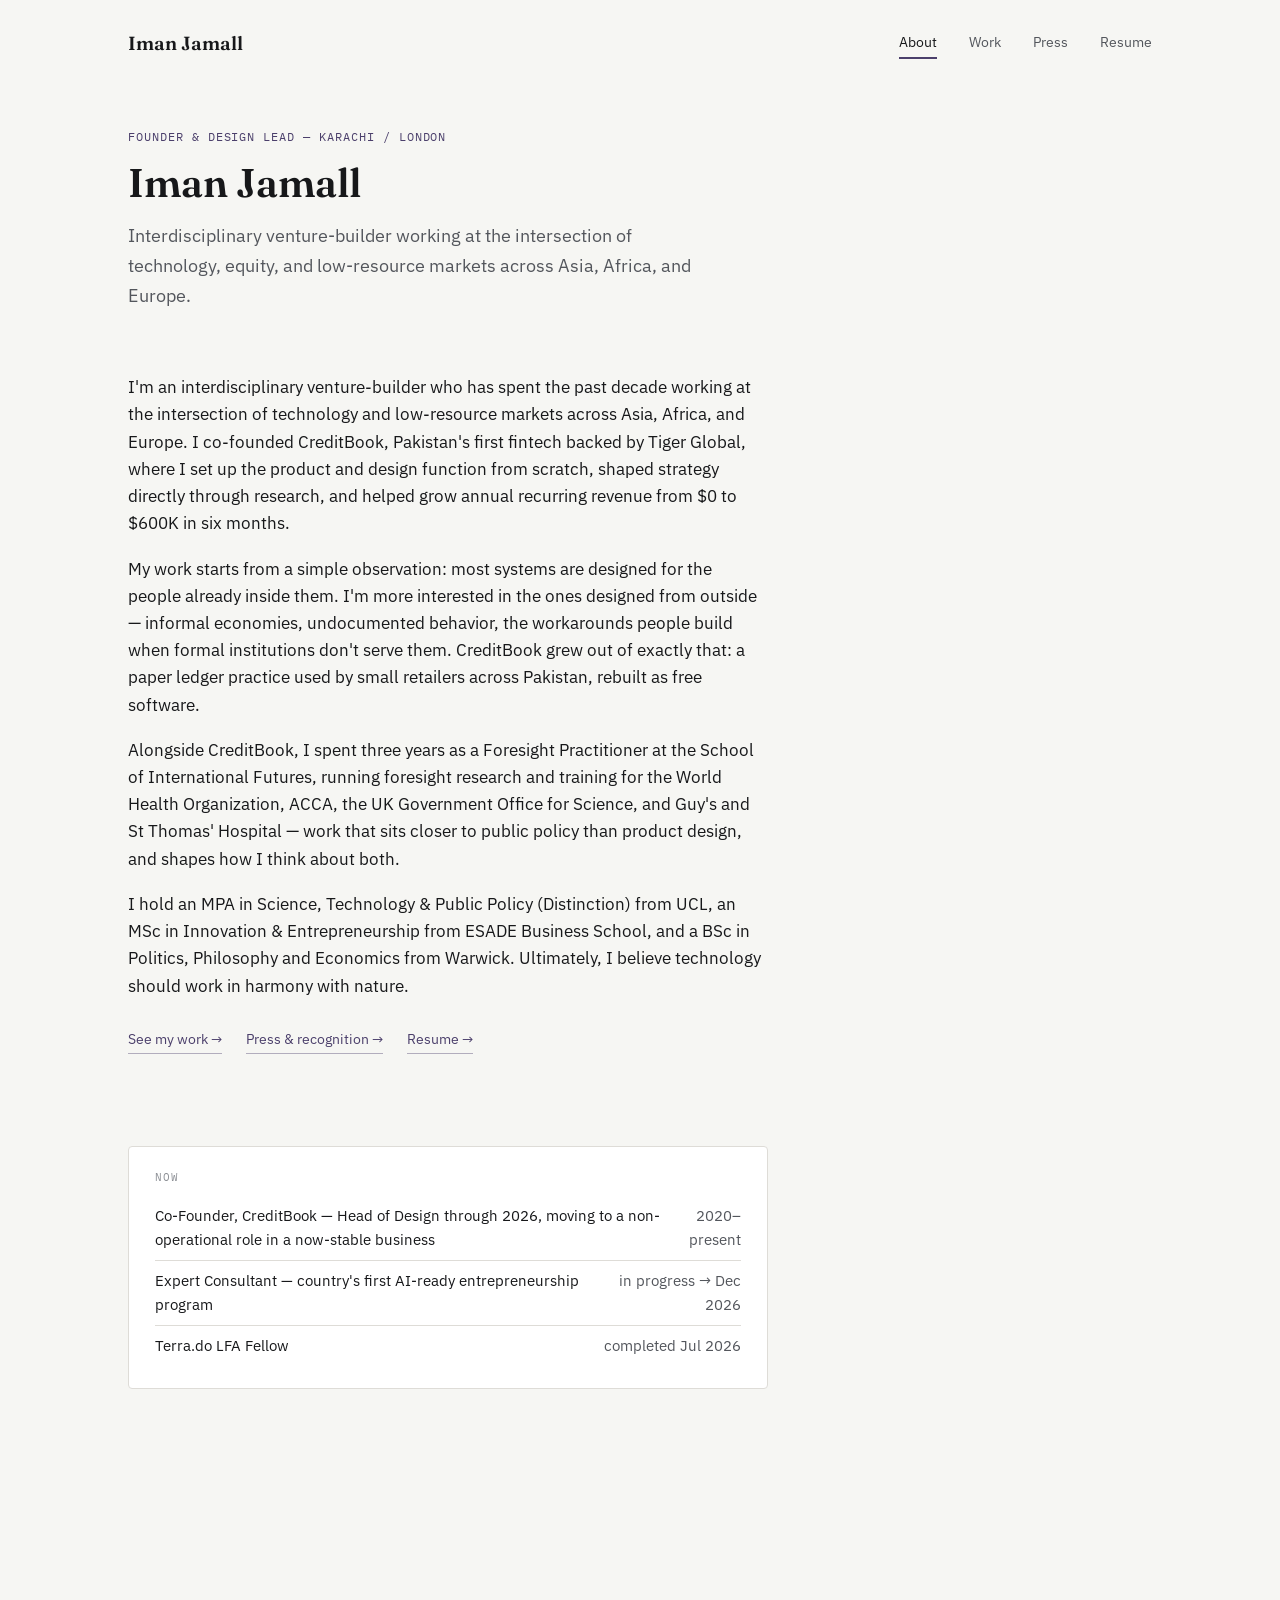
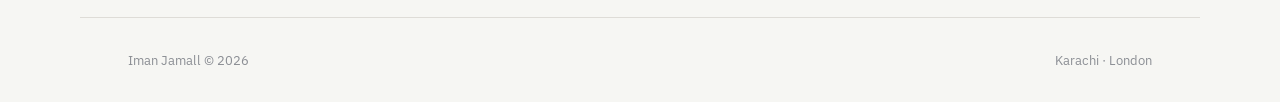
<file: index.html>
<!doctype html>
<html lang="en">
<head>
<meta charset="utf-8">
<meta name="viewport" content="width=device-width, initial-scale=1">
<meta name="robots" content="noindex, nofollow">
<link rel="icon" type="image/svg+xml" href="favicon.svg">
<title>Iman Jamall — Founder &amp; Design Lead</title>
<link rel="stylesheet" href="https://fonts.googleapis.com/css2?family=Fraunces:opsz,wght@9..144,500;9..144,600&family=IBM+Plex+Sans:wght@400;500;600&family=IBM+Plex+Mono:wght@400;500&display=swap">
<link rel="stylesheet" href="styles.css">
</head>
<body>

<header class="site">
  <a class="word" href="index.html">Iman Jamall</a>
  <nav>
    <a href="index.html" class="active">About</a>
    <a href="work.html">Work</a>
    <a href="press.html">Press</a>
    <a href="resume.html">Resume</a>
  </nav>
</header>

<main>
  <div class="hero">
    <div class="eyebrow">Founder &amp; Design Lead — Karachi / London</div>
    <h1>Iman Jamall</h1>
    <p class="lede">Interdisciplinary venture-builder working at the intersection of technology, equity, and low-resource markets across Asia, Africa, and Europe.</p>
  </div>

  <div class="bio">
    <p>I'm an interdisciplinary venture-builder who has spent the past decade working at the intersection of technology and low-resource markets across Asia, Africa, and Europe. I co-founded CreditBook, Pakistan's first fintech backed by Tiger Global, where I set up the product and design function from scratch, shaped strategy directly through research, and helped grow annual recurring revenue from $0 to $600K in six months.</p>
    <p>My work starts from a simple observation: most systems are designed for the people already inside them. I'm more interested in the ones designed from outside — informal economies, undocumented behavior, the workarounds people build when formal institutions don't serve them. CreditBook grew out of exactly that: a paper ledger practice used by small retailers across Pakistan, rebuilt as free software.</p>
    <p>Alongside CreditBook, I spent three years as a Foresight Practitioner at the School of International Futures, running foresight research and training for the World Health Organization, ACCA, the UK Government Office for Science, and Guy's and St Thomas' Hospital — work that sits closer to public policy than product design, and shapes how I think about both.</p>
    <p>I hold an MPA in Science, Technology &amp; Public Policy (Distinction) from UCL, an MSc in Innovation &amp; Entrepreneurship from ESADE Business School, and a BSc in Politics, Philosophy and Economics from Warwick. Ultimately, I believe technology should work in harmony with nature.</p>

    <div class="about-links">
      <a href="work.html">See my work →</a>
      <a href="press.html">Press &amp; recognition →</a>
      <a href="resume.html">Resume →</a>
    </div>
  </div>

  <div class="now-strip">
    <div class="k">Now</div>
    <div class="row"><span class="l">Co-Founder, CreditBook — Head of Design through 2026, moving to a non-operational role in a now-stable business</span><span class="r">2020–present</span></div>
    <div class="row"><span class="l">Expert Consultant — country's first AI-ready entrepreneurship program</span><span class="r">in progress → Dec 2026</span></div>
    <div class="row"><span class="l">Terra.do LFA Fellow</span><span class="r">completed Jul 2026</span></div>
  </div>
</main>

<footer class="site">
  <span>Iman Jamall © 2026</span>
  <span>Karachi · London</span>
</footer>

</body>
</html>
</file>
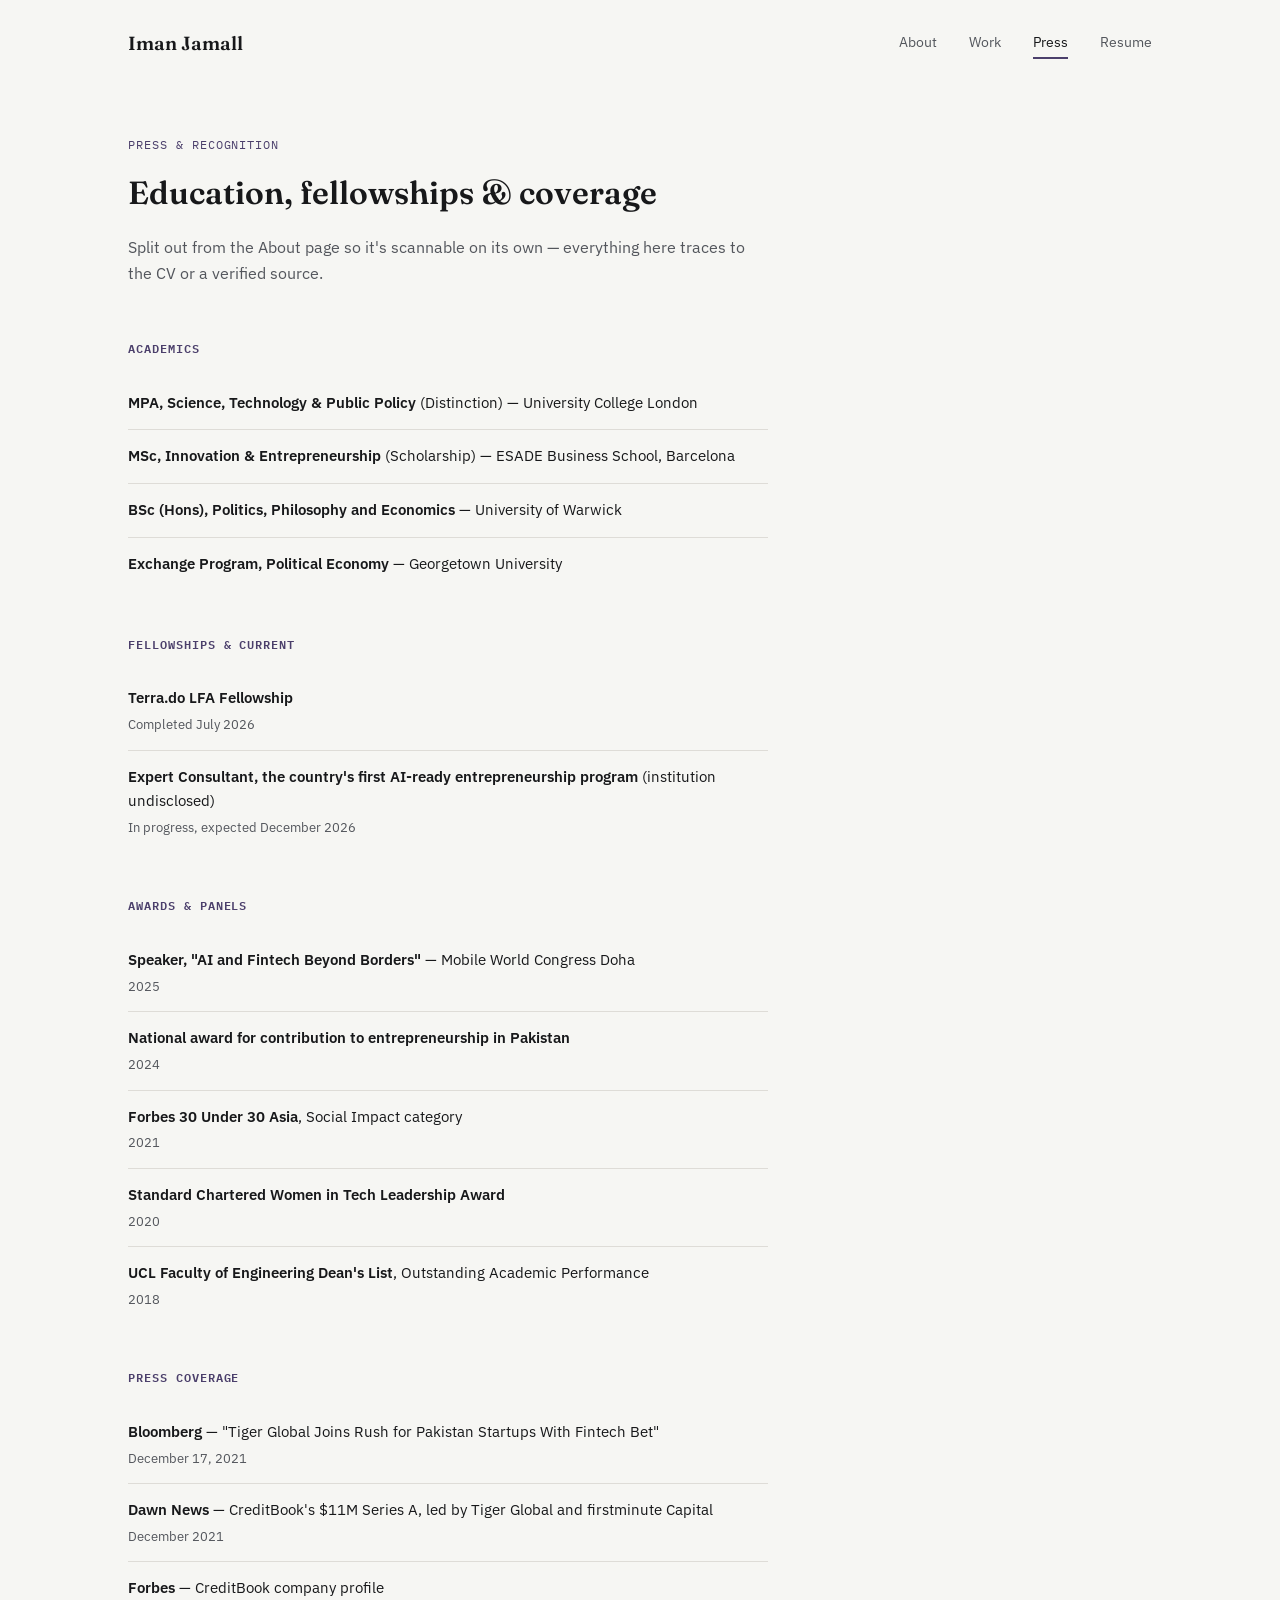
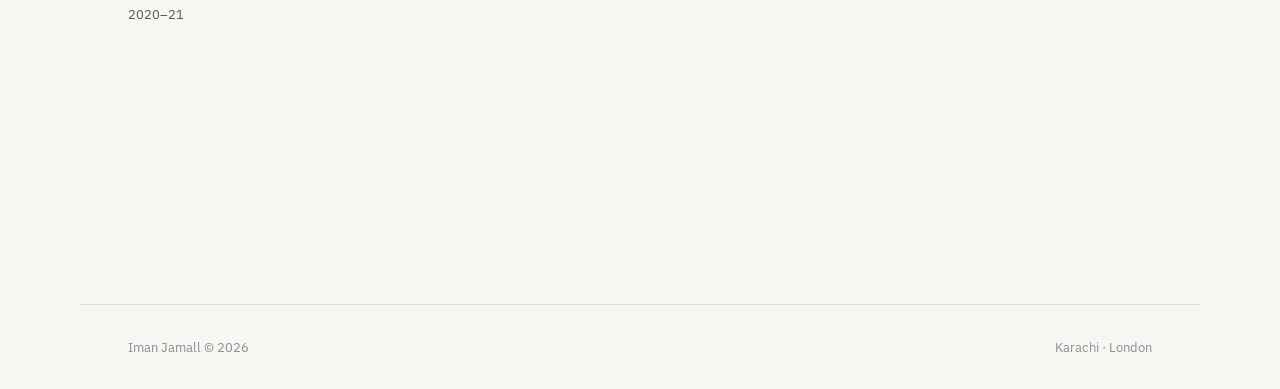
<file: press.html>
<!doctype html>
<html lang="en">
<head>
<meta charset="utf-8">
<meta name="viewport" content="width=device-width, initial-scale=1">
<meta name="robots" content="noindex, nofollow">
<link rel="icon" type="image/svg+xml" href="favicon.svg">
<title>Press &amp; Recognition — Iman Jamall</title>
<link rel="stylesheet" href="https://fonts.googleapis.com/css2?family=Fraunces:opsz,wght@9..144,500;9..144,600&family=IBM+Plex+Sans:wght@400;500;600&family=IBM+Plex+Mono:wght@400;500&display=swap">
<link rel="stylesheet" href="styles.css">
</head>
<body>

<header class="site">
  <a class="word" href="index.html">Iman Jamall</a>
  <nav>
    <a href="index.html">About</a>
    <a href="work.html">Work</a>
    <a href="press.html" class="active">Press</a>
    <a href="resume.html">Resume</a>
  </nav>
</header>

<main>
  <div class="page-head">
    <div class="eyebrow">Press &amp; recognition</div>
    <h1>Education, fellowships &amp; coverage</h1>
    <p>Split out from the About page so it's scannable on its own — everything here traces to the CV or a verified source.</p>
  </div>

  <div class="press-group" style="margin-top:44px;">
    <h2>Academics</h2>
    <div class="press-item"><b>MPA, Science, Technology &amp; Public Policy</b> (Distinction) — University College London</div>
    <div class="press-item"><b>MSc, Innovation &amp; Entrepreneurship</b> (Scholarship) — ESADE Business School, Barcelona</div>
    <div class="press-item"><b>BSc (Hons), Politics, Philosophy and Economics</b> — University of Warwick</div>
    <div class="press-item"><b>Exchange Program, Political Economy</b> — Georgetown University</div>
  </div>

  <div class="press-group">
    <h2>Fellowships &amp; current</h2>
    <div class="press-item"><b>Terra.do LFA Fellowship</b><span class="note">Completed July 2026</span></div>
    <div class="press-item"><b>Expert Consultant, the country's first AI-ready entrepreneurship program</b> (institution undisclosed)<span class="note">In progress, expected December 2026</span></div>
  </div>

  <div class="press-group">
    <h2>Awards &amp; panels</h2>
    <div class="press-item"><b>Speaker, "AI and Fintech Beyond Borders"</b> — Mobile World Congress Doha<span class="note">2025</span></div>
    <div class="press-item"><b>National award for contribution to entrepreneurship in Pakistan</b><span class="note">2024</span></div>
    <div class="press-item"><b>Forbes 30 Under 30 Asia</b>, Social Impact category<span class="note">2021</span></div>
    <div class="press-item"><b>Standard Chartered Women in Tech Leadership Award</b><span class="note">2020</span></div>
    <div class="press-item"><b>UCL Faculty of Engineering Dean's List</b>, Outstanding Academic Performance<span class="note">2018</span></div>
  </div>

  <div class="press-group">
    <h2>Press coverage</h2>
    <div class="press-item"><b>Bloomberg</b> — "Tiger Global Joins Rush for Pakistan Startups With Fintech Bet"<span class="note">December 17, 2021</span></div>
    <div class="press-item"><b>Dawn News</b> — CreditBook's $11M Series A, led by Tiger Global and firstminute Capital<span class="note">December 2021</span></div>
    <div class="press-item"><b>Forbes</b> — CreditBook company profile<span class="note">2020–21</span></div>
  </div>
</main>

<footer class="site">
  <span>Iman Jamall © 2026</span>
  <span>Karachi · London</span>
</footer>

</body>
</html>
</file>
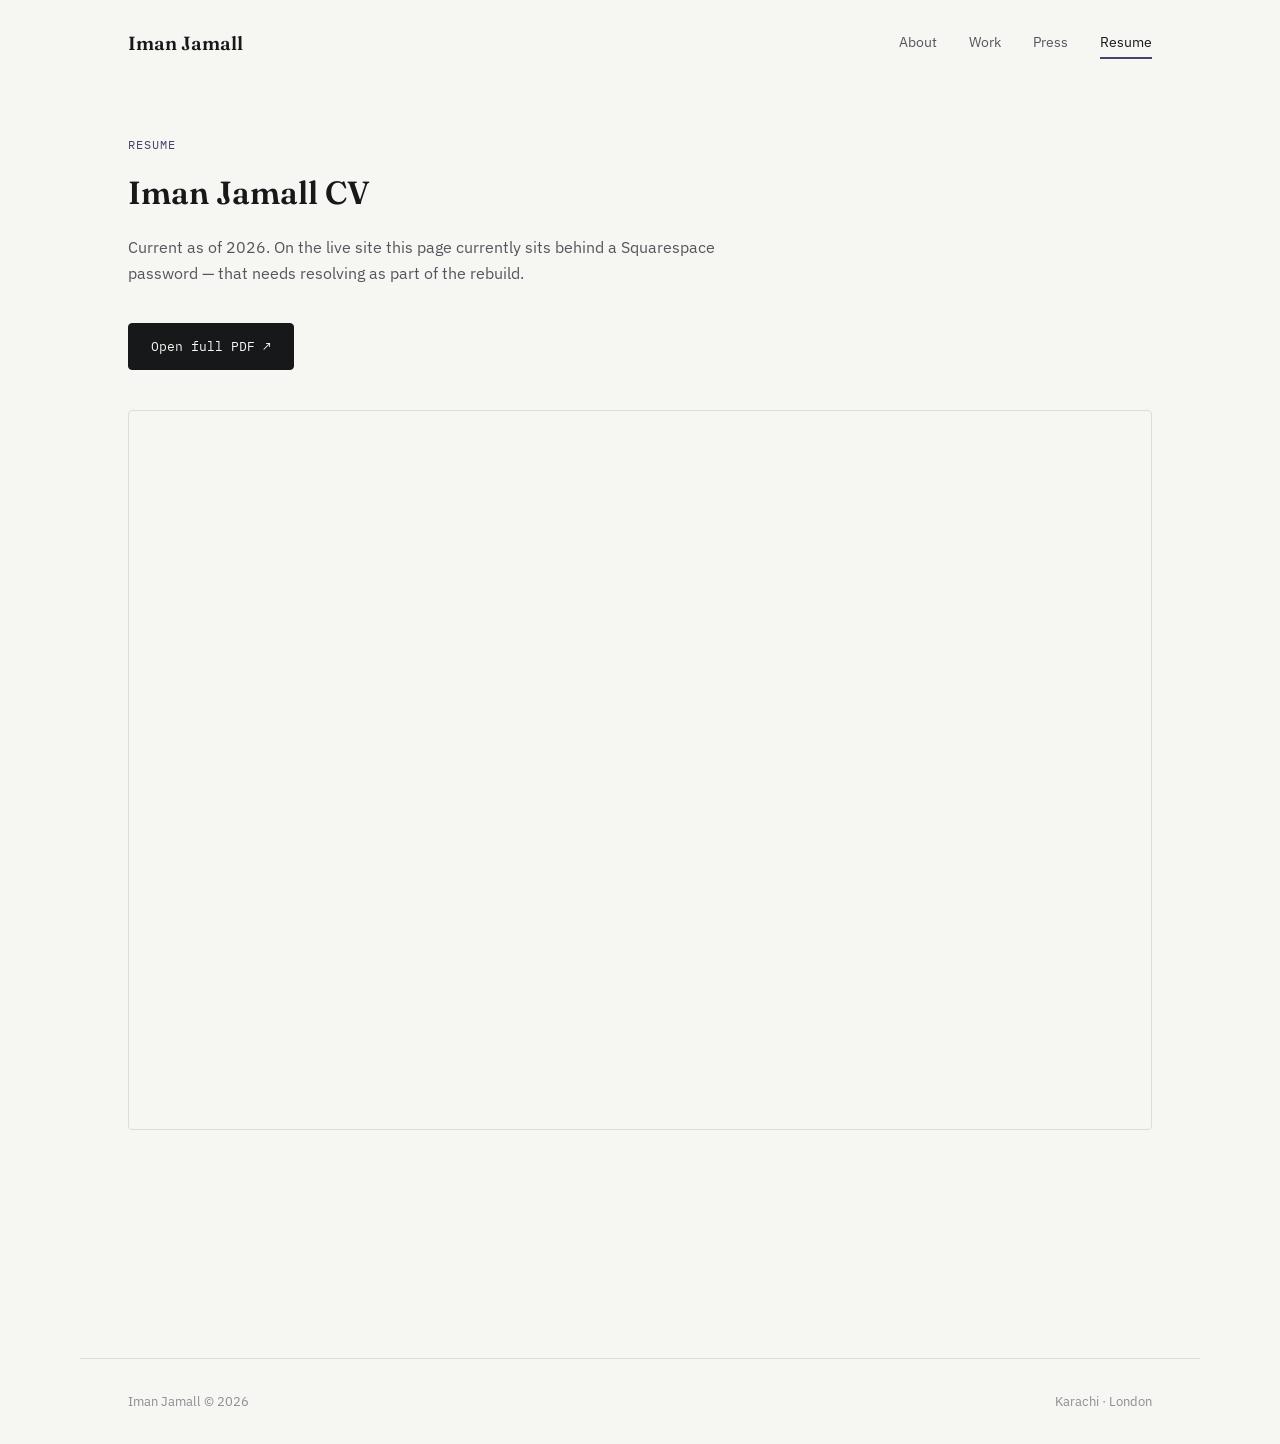
<file: resume.html>
<!doctype html>
<html lang="en">
<head>
<meta charset="utf-8">
<meta name="viewport" content="width=device-width, initial-scale=1">
<meta name="robots" content="noindex, nofollow">
<link rel="icon" type="image/svg+xml" href="favicon.svg">
<title>Resume — Iman Jamall</title>
<link rel="stylesheet" href="https://fonts.googleapis.com/css2?family=Fraunces:opsz,wght@9..144,500;9..144,600&family=IBM+Plex+Sans:wght@400;500;600&family=IBM+Plex+Mono:wght@400;500&display=swap">
<link rel="stylesheet" href="styles.css">
</head>
<body>

<header class="site">
  <a class="word" href="index.html">Iman Jamall</a>
  <nav>
    <a href="index.html">About</a>
    <a href="work.html">Work</a>
    <a href="press.html">Press</a>
    <a href="resume.html" class="active">Resume</a>
  </nav>
</header>

<main>
  <div class="page-head">
    <div class="eyebrow">Resume</div>
    <h1>Iman Jamall CV</h1>
    <p>Current as of 2026. On the live site this page currently sits behind a Squarespace password — that needs resolving as part of the rebuild.</p>
  </div>

  <div class="resume-actions">
    <a class="btn primary" href="iman-jamall-cv.pdf" target="_blank">Open full PDF ↗</a>
  </div>

  <iframe class="pdf-frame" src="iman-jamall-cv.pdf"></iframe>
</main>

<footer class="site">
  <span>Iman Jamall © 2026</span>
  <span>Karachi · London</span>
</footer>

</body>
</html>
</file>
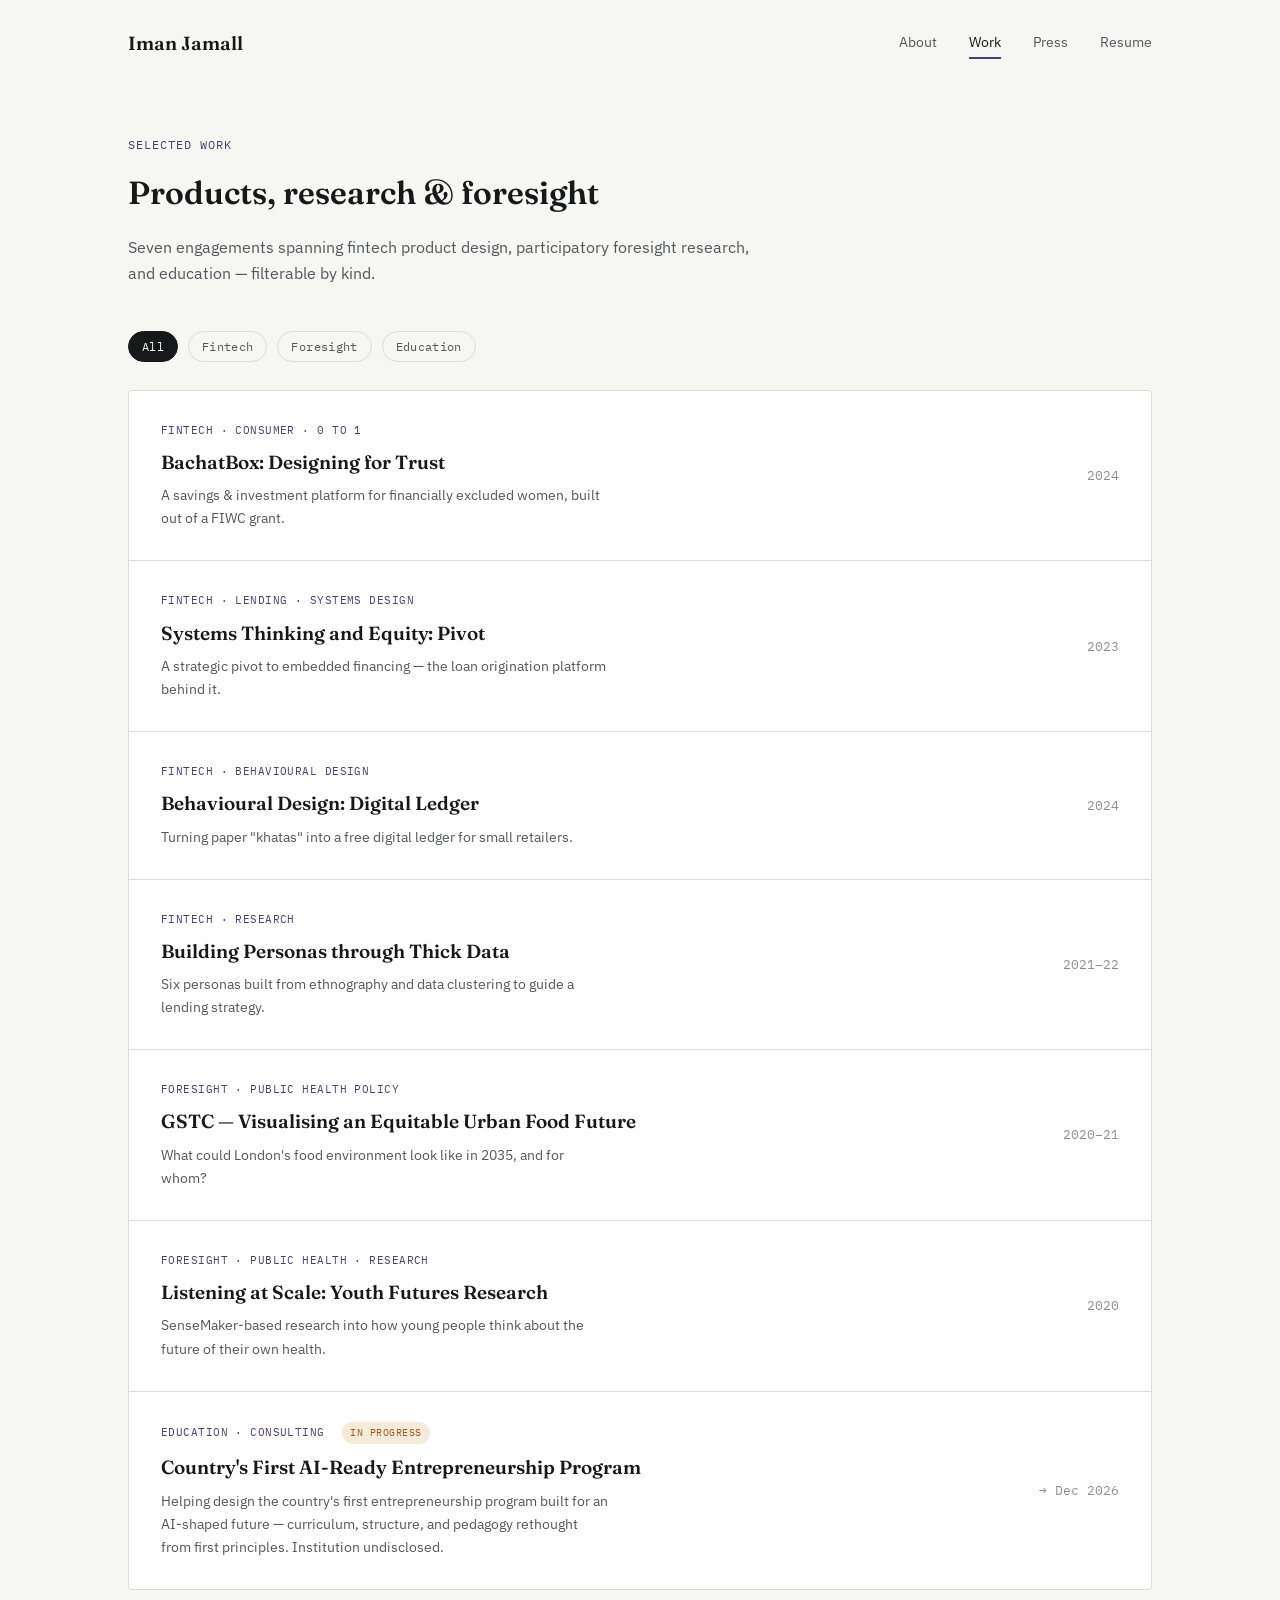
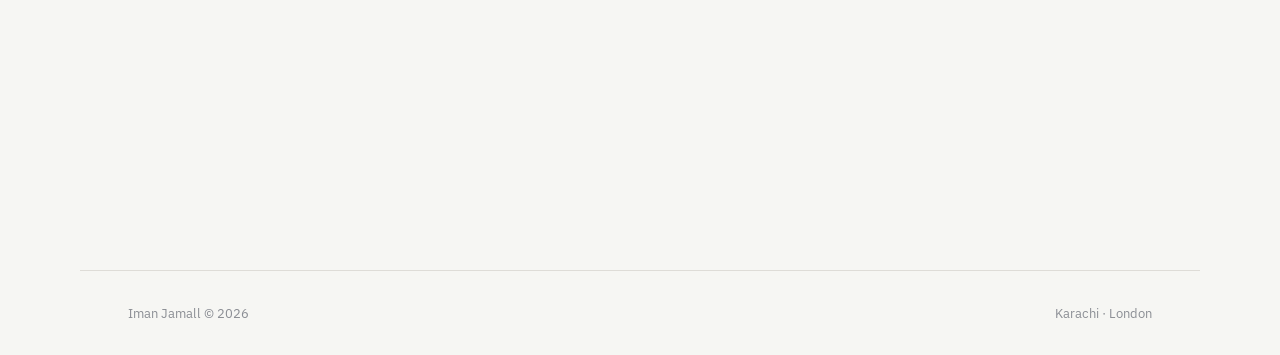
<file: work.html>
<!doctype html>
<html lang="en">
<head>
<meta charset="utf-8">
<meta name="viewport" content="width=device-width, initial-scale=1">
<meta name="robots" content="noindex, nofollow">
<link rel="icon" type="image/svg+xml" href="favicon.svg">
<title>Work — Iman Jamall</title>
<link rel="stylesheet" href="https://fonts.googleapis.com/css2?family=Fraunces:opsz,wght@9..144,500;9..144,600&family=IBM+Plex+Sans:wght@400;500;600&family=IBM+Plex+Mono:wght@400;500&display=swap">
<link rel="stylesheet" href="styles.css">
<script>
function filterWork(tag, btn){
  document.querySelectorAll('.filters button').forEach(b=>b.classList.remove('active'));
  btn.classList.add('active');
  document.querySelectorAll('.grid-item').forEach(function(item){
    var tags = item.dataset.tags.split(' ');
    item.style.display = (tag === 'all' || tags.includes(tag)) ? '' : 'none';
  });
}
</script>
</head>
<body>

<header class="site">
  <a class="word" href="index.html">Iman Jamall</a>
  <nav>
    <a href="index.html">About</a>
    <a href="work.html" class="active">Work</a>
    <a href="press.html">Press</a>
    <a href="resume.html">Resume</a>
  </nav>
</header>

<main>
  <div class="page-head">
    <div class="eyebrow">Selected work</div>
    <h1>Products, research &amp; foresight</h1>
    <p>Seven engagements spanning fintech product design, participatory foresight research, and education — filterable by kind.</p>
  </div>

  <div class="filters">
    <button class="active" onclick="filterWork('all', this)">All</button>
    <button onclick="filterWork('fintech', this)">Fintech</button>
    <button onclick="filterWork('foresight', this)">Foresight</button>
    <button onclick="filterWork('education', this)">Education</button>
  </div>

  <div class="grid">

    <a class="grid-item" href="work/bachatbox.html" data-tags="fintech">
      <div>
        <div class="meta-line">Fintech · Consumer · 0 to 1</div>
        <h3>BachatBox: Designing for Trust</h3>
        <div class="desc">A savings &amp; investment platform for financially excluded women, built out of a FIWC grant.</div>
      </div>
      <div class="yr">2024</div>
    </a>

    <a class="grid-item" href="work/pivot.html" data-tags="fintech">
      <div>
        <div class="meta-line">Fintech · Lending · Systems design</div>
        <h3>Systems Thinking and Equity: Pivot</h3>
        <div class="desc">A strategic pivot to embedded financing — the loan origination platform behind it.</div>
      </div>
      <div class="yr">2023</div>
    </a>

    <a class="grid-item" href="work/behavioural-design.html" data-tags="fintech">
      <div>
        <div class="meta-line">Fintech · Behavioural design</div>
        <h3>Behavioural Design: Digital Ledger</h3>
        <div class="desc">Turning paper "khatas" into a free digital ledger for small retailers.</div>
      </div>
      <div class="yr">2024</div>
    </a>

    <a class="grid-item" href="work/personas.html" data-tags="fintech">
      <div>
        <div class="meta-line">Fintech · Research</div>
        <h3>Building Personas through Thick Data</h3>
        <div class="desc">Six personas built from ethnography and data clustering to guide a lending strategy.</div>
      </div>
      <div class="yr">2021–22</div>
    </a>

    <a class="grid-item" href="work/gstc.html" data-tags="foresight">
      <div>
        <div class="meta-line">Foresight · Public health policy</div>
        <h3>GSTC — Visualising an Equitable Urban Food Future</h3>
        <div class="desc">What could London's food environment look like in 2035, and for whom?</div>
      </div>
      <div class="yr">2020–21</div>
    </a>

    <a class="grid-item" href="work/youth-futures.html" data-tags="foresight">
      <div>
        <div class="meta-line">Foresight · Public health · Research</div>
        <h3>Listening at Scale: Youth Futures Research</h3>
        <div class="desc">SenseMaker-based research into how young people think about the future of their own health.</div>
      </div>
      <div class="yr">2020</div>
    </a>

    <div class="grid-item status" data-tags="education foresight">
      <div>
        <div class="meta-line">Education · Consulting <span class="badge">In progress</span></div>
        <h3>Country's First AI-Ready Entrepreneurship Program</h3>
        <div class="desc">Helping design the country's first entrepreneurship program built for an AI-shaped future — curriculum, structure, and pedagogy rethought from first principles. Institution undisclosed.</div>
      </div>
      <div class="yr">→ Dec 2026</div>
    </div>

  </div>
</main>

<footer class="site">
  <span>Iman Jamall © 2026</span>
  <span>Karachi · London</span>
</footer>

</body>
</html>
</file>
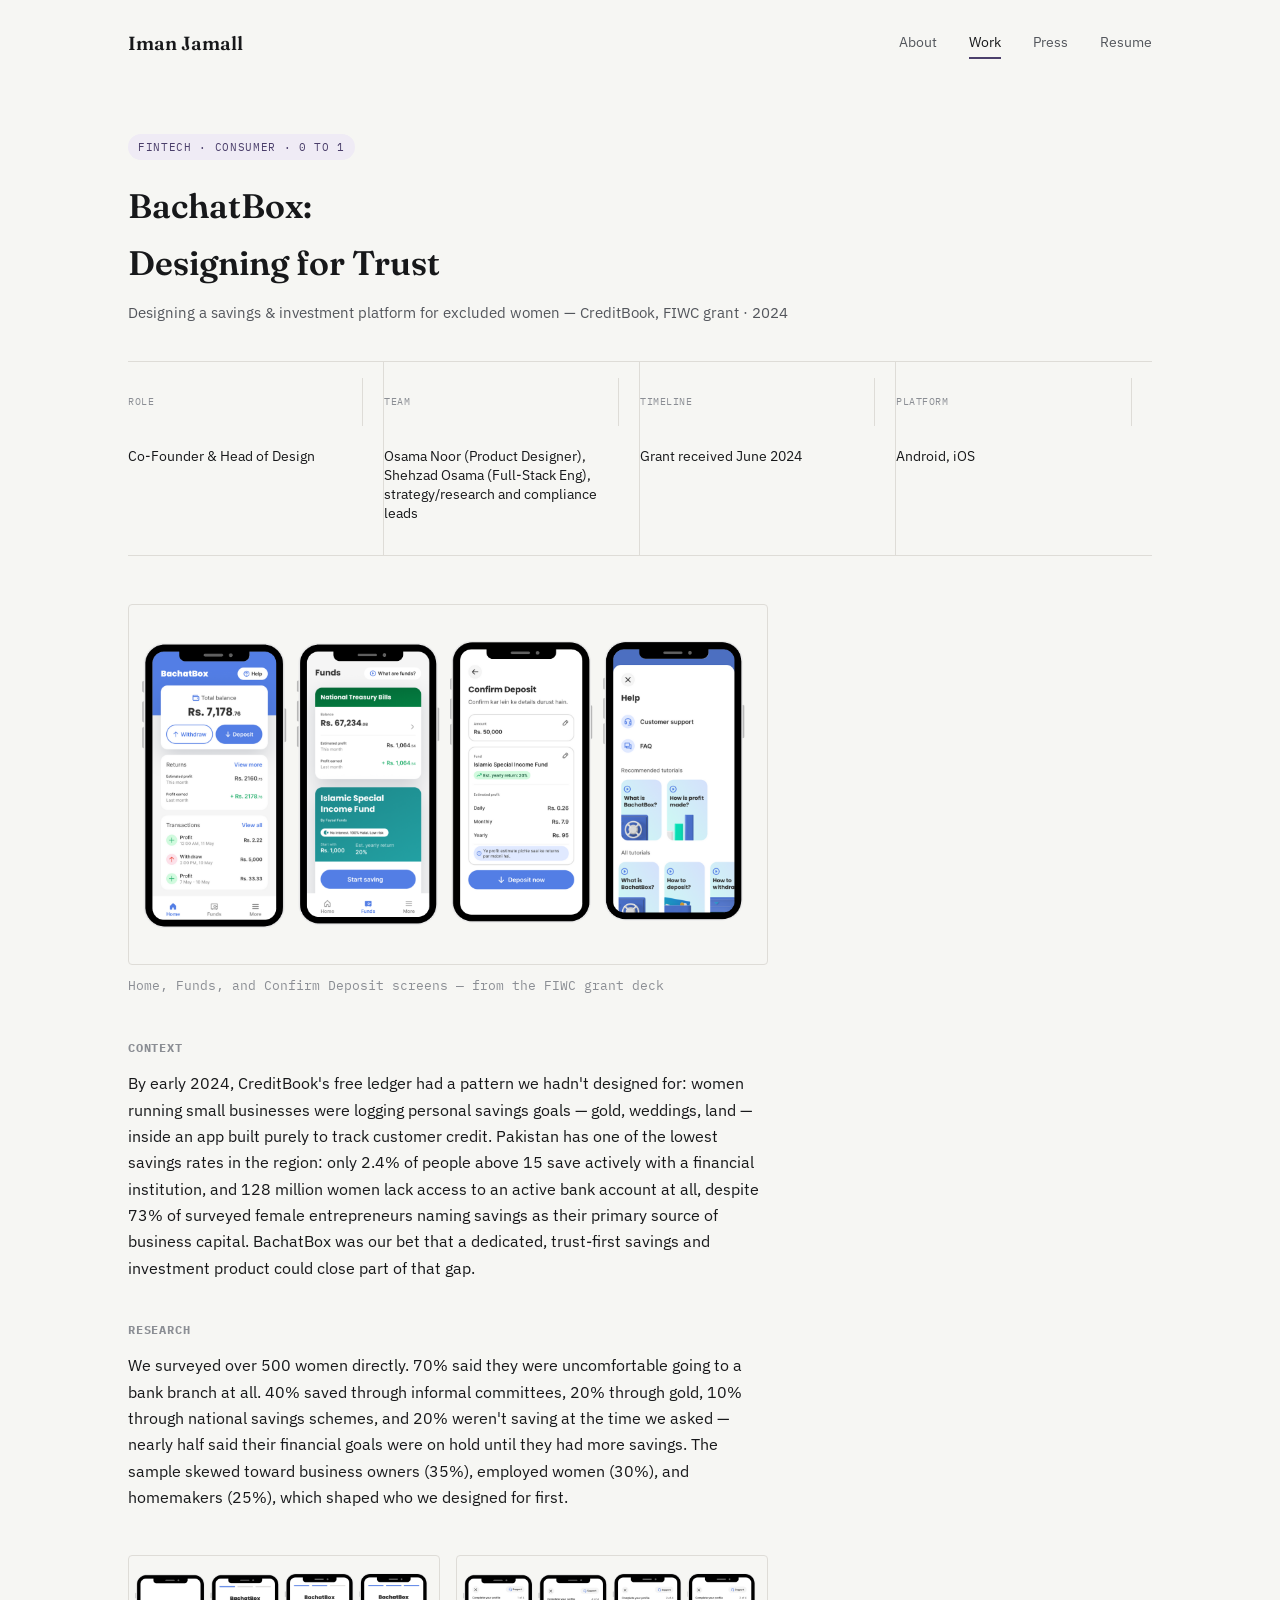
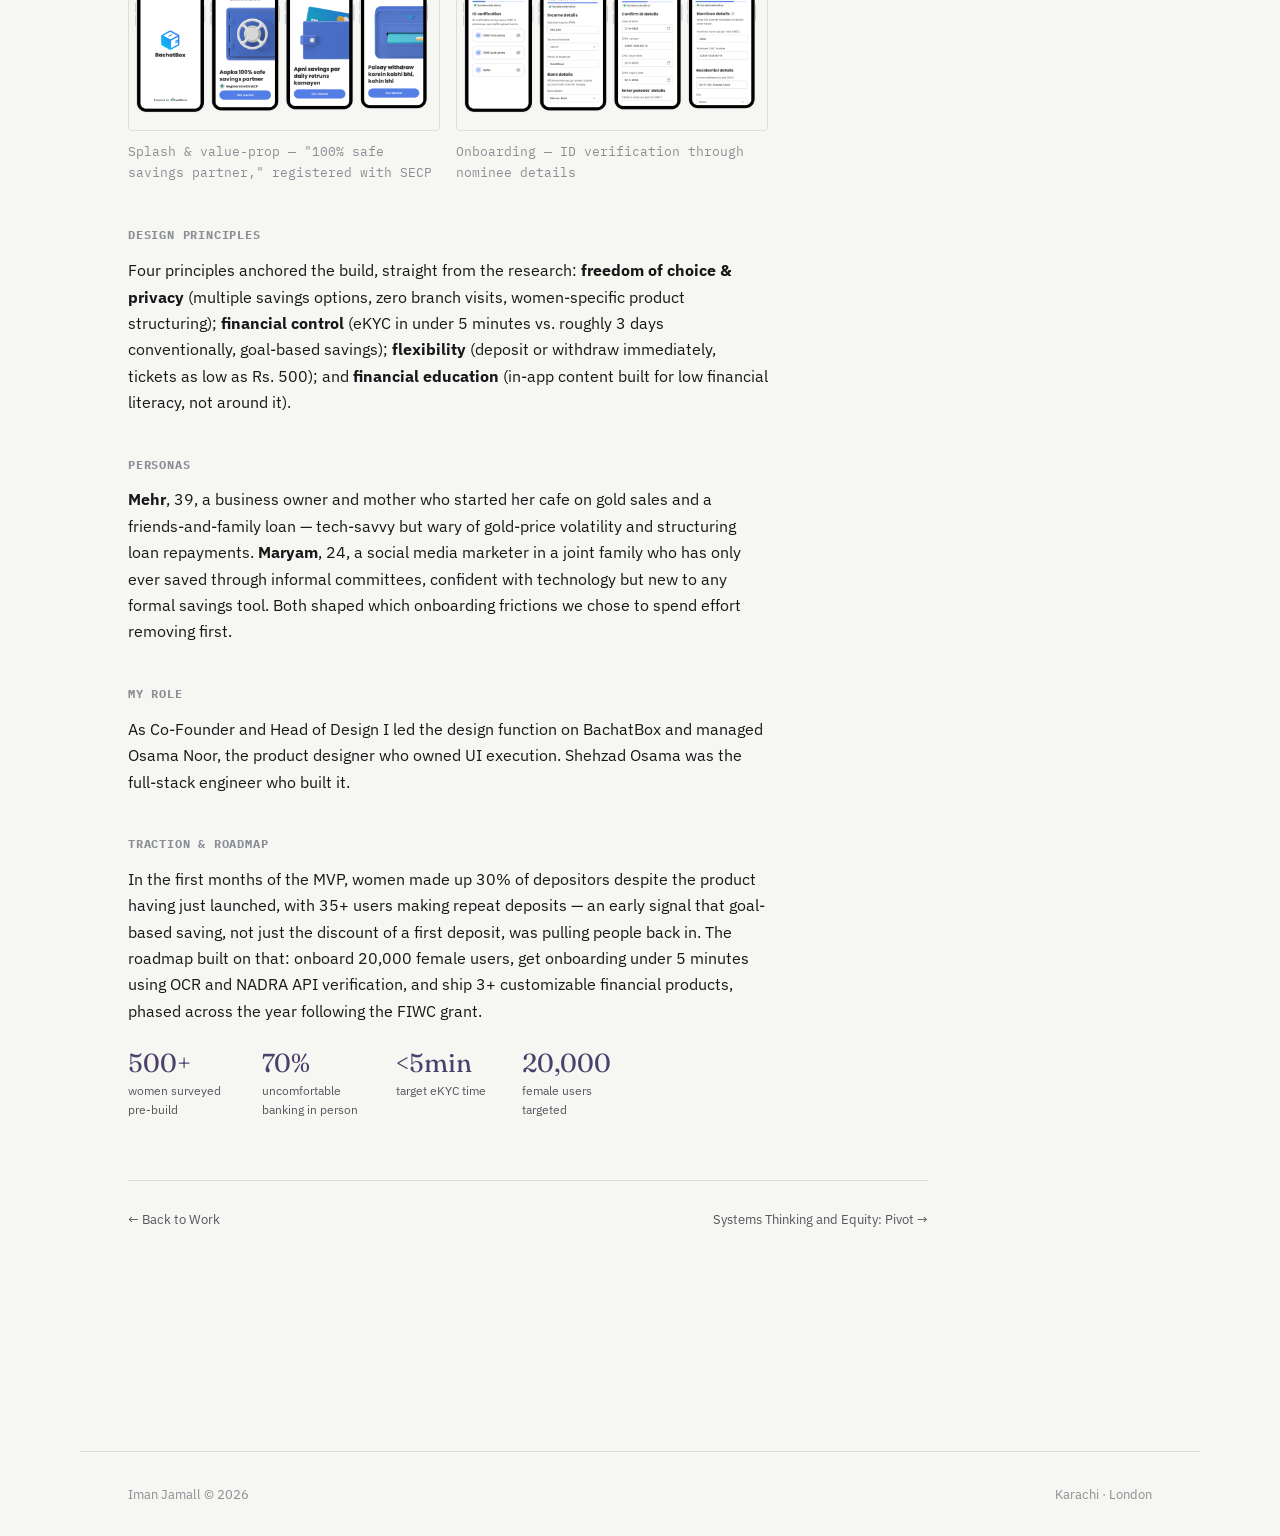
<file: work/bachatbox.html>
<!doctype html>
<html lang="en">
<head>
<meta charset="utf-8">
<meta name="viewport" content="width=device-width, initial-scale=1">
<meta name="robots" content="noindex, nofollow">
<link rel="icon" type="image/svg+xml" href="../favicon.svg">
<title>BachatBox — Iman Jamall</title>
<link rel="stylesheet" href="https://fonts.googleapis.com/css2?family=Fraunces:opsz,wght@9..144,500;9..144,600&family=IBM+Plex+Sans:wght@400;500;600&family=IBM+Plex+Mono:wght@400;500&display=swap">
<link rel="stylesheet" href="../styles.css">
</head>
<body>

<header class="site">
  <a class="word" href="../index.html">Iman Jamall</a>
  <nav>
    <a href="../index.html">About</a>
    <a href="../work.html" class="active">Work</a>
    <a href="../press.html">Press</a>
    <a href="../resume.html">Resume</a>
  </nav>
</header>

<main>
  <div class="case-hero">
    <span class="tag">Fintech · Consumer · 0 to 1</span>
    <h1>BachatBox: Designing for Trust</h1>
    <div class="sub">Designing a savings &amp; investment platform for excluded women — CreditBook, FIWC grant · 2024</div>
  </div>

  <div class="meta">
    <div><div class="k">Role</div><div class="v">Co-Founder &amp; Head of Design</div></div>
    <div><div class="k">Team</div><div class="v">Osama Noor (Product Designer), Shehzad Osama (Full-Stack Eng), strategy/research and compliance leads</div></div>
    <div><div class="k">Timeline</div><div class="v">Grant received June 2024</div></div>
    <div><div class="k">Platform</div><div class="v">Android, iOS</div></div>
  </div>

  <div class="case-body">

    <div class="figure">
      <img src="../images/bachatbox-home.png" alt="BachatBox home screen showing total balance, deposit/withdraw actions, funds, and recent transactions">
      <div class="cap">Home, Funds, and Confirm Deposit screens — from the FIWC grant deck</div>
    </div>

    <div>
      <h4>Context</h4>
      <p>By early 2024, CreditBook's free ledger had a pattern we hadn't designed for: women running small businesses were logging personal savings goals — gold, weddings, land — inside an app built purely to track customer credit. Pakistan has one of the lowest savings rates in the region: only 2.4% of people above 15 save actively with a financial institution, and 128 million women lack access to an active bank account at all, despite 73% of surveyed female entrepreneurs naming savings as their primary source of business capital. BachatBox was our bet that a dedicated, trust-first savings and investment product could close part of that gap.</p>
    </div>

    <div>
      <h4>Research</h4>
      <p>We surveyed over 500 women directly. 70% said they were uncomfortable going to a bank branch at all. 40% saved through informal committees, 20% through gold, 10% through national savings schemes, and 20% weren't saving at the time we asked — nearly half said their financial goals were on hold until they had more savings. The sample skewed toward business owners (35%), employed women (30%), and homemakers (25%), which shaped who we designed for first.</p>
    </div>

    <div class="figure-row">
      <div class="figure">
        <img src="../images/bachatbox-splash.png" alt="BachatBox splash and value proposition screens">
        <div class="cap">Splash &amp; value-prop — "100% safe savings partner," registered with SECP</div>
      </div>
      <div class="figure">
        <img src="../images/bachatbox-onboarding.png" alt="BachatBox onboarding flow: ID verification, income details, CNIC confirmation, nominee details">
        <div class="cap">Onboarding — ID verification through nominee details</div>
      </div>
    </div>

    <div>
      <h4>Design principles</h4>
      <p>Four principles anchored the build, straight from the research: <b>freedom of choice &amp; privacy</b> (multiple savings options, zero branch visits, women-specific product structuring); <b>financial control</b> (eKYC in under 5 minutes vs. roughly 3 days conventionally, goal-based savings); <b>flexibility</b> (deposit or withdraw immediately, tickets as low as Rs. 500); and <b>financial education</b> (in-app content built for low financial literacy, not around it).</p>
    </div>

    <div>
      <h4>Personas</h4>
      <p><b>Mehr</b>, 39, a business owner and mother who started her cafe on gold sales and a friends-and-family loan — tech-savvy but wary of gold-price volatility and structuring loan repayments. <b>Maryam</b>, 24, a social media marketer in a joint family who has only ever saved through informal committees, confident with technology but new to any formal savings tool. Both shaped which onboarding frictions we chose to spend effort removing first.</p>
    </div>

    <div>
      <h4>My role</h4>
      <p>As Co-Founder and Head of Design I led the design function on BachatBox and managed Osama Noor, the product designer who owned UI execution. Shehzad Osama was the full-stack engineer who built it.</p>
    </div>

    <div>
      <h4>Traction &amp; roadmap</h4>
      <p>In the first months of the MVP, women made up 30% of depositors despite the product having just launched, with 35+ users making repeat deposits — an early signal that goal-based saving, not just the discount of a first deposit, was pulling people back in. The roadmap built on that: onboard 20,000 female users, get onboarding under 5 minutes using OCR and NADRA API verification, and ship 3+ customizable financial products, phased across the year following the FIWC grant.</p>
      <div class="stat-row">
        <div class="stat"><div class="n">500+</div><div class="l">women surveyed pre-build</div></div>
        <div class="stat"><div class="n">70%</div><div class="l">uncomfortable banking in person</div></div>
        <div class="stat"><div class="n">&lt;5min</div><div class="l">target eKYC time</div></div>
        <div class="stat"><div class="n">20,000</div><div class="l">female users targeted</div></div>
      </div>
    </div>

  </div>

  <div class="case-nav">
    <a href="../work.html">← Back to Work</a>
    <a href="pivot.html">Systems Thinking and Equity: Pivot →</a>
  </div>
</main>

<footer class="site">
  <span>Iman Jamall © 2026</span>
  <span>Karachi · London</span>
</footer>

</body>
</html>
</file>
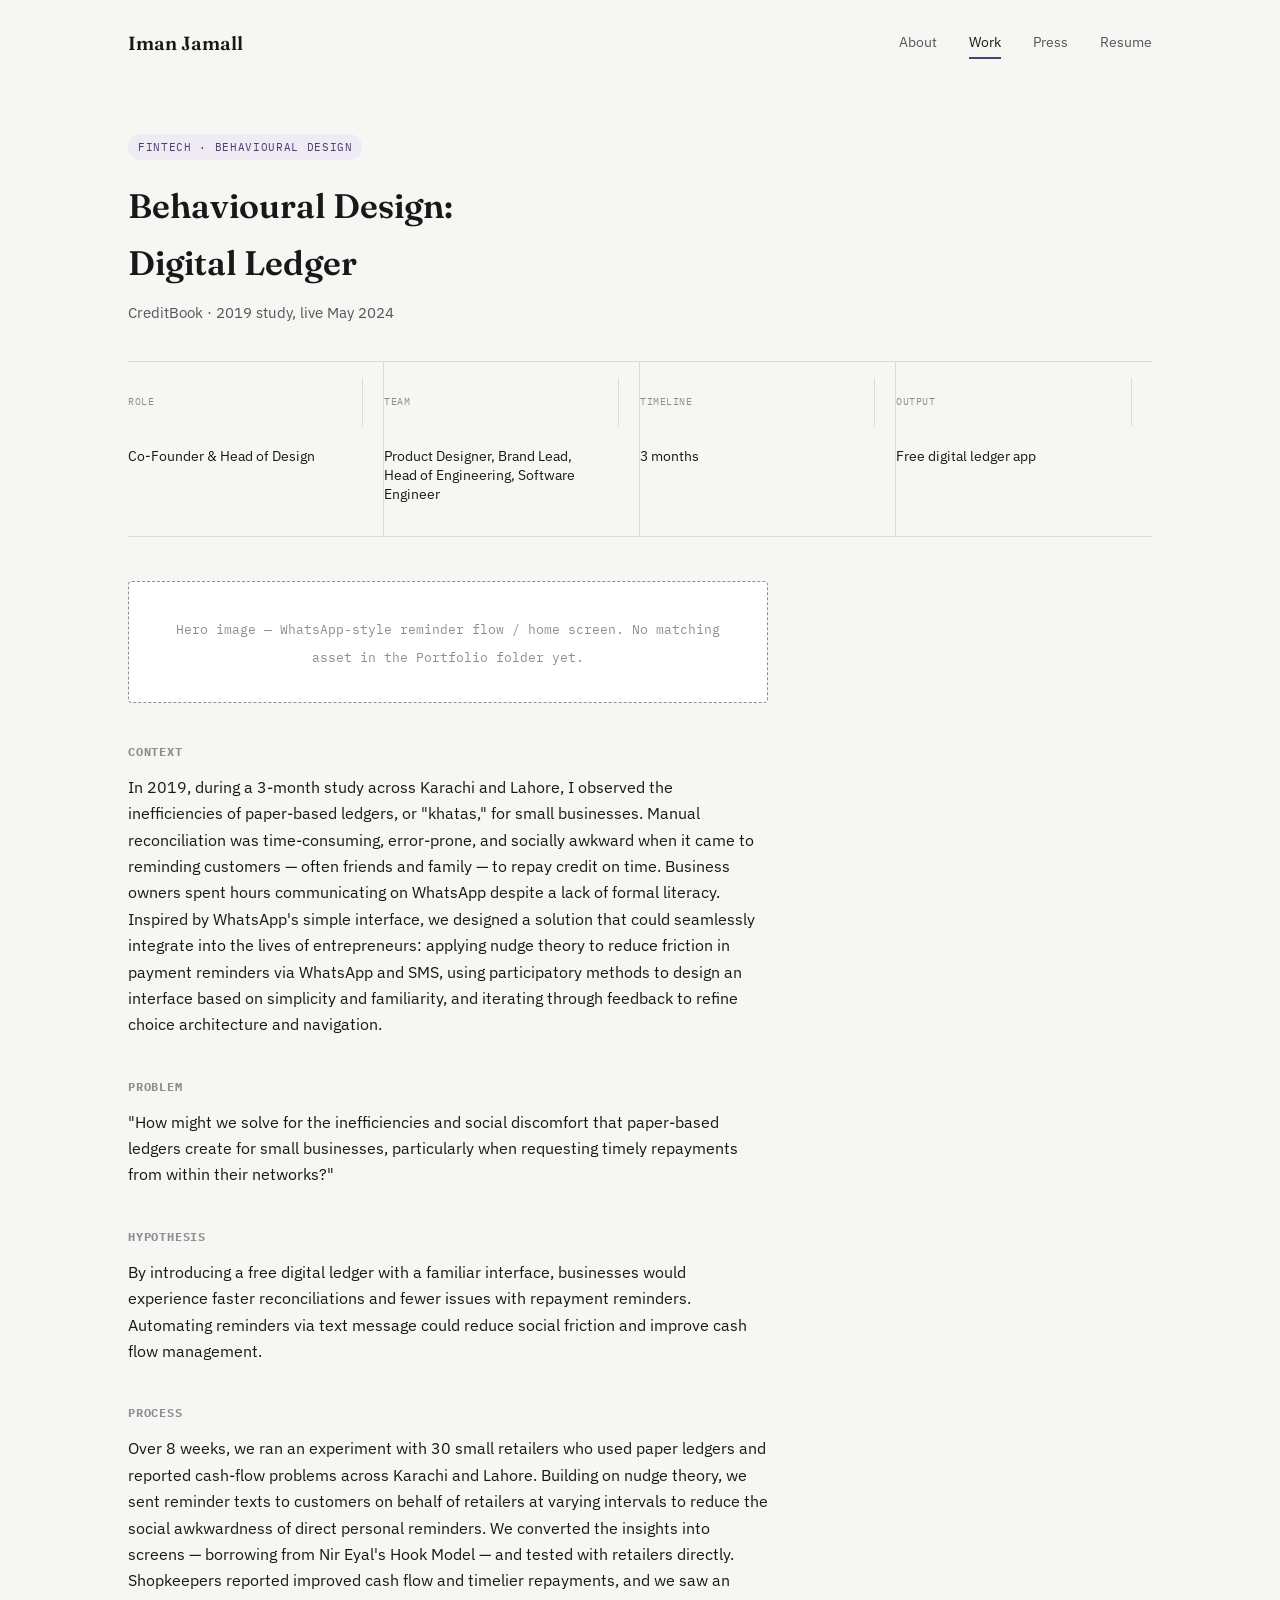
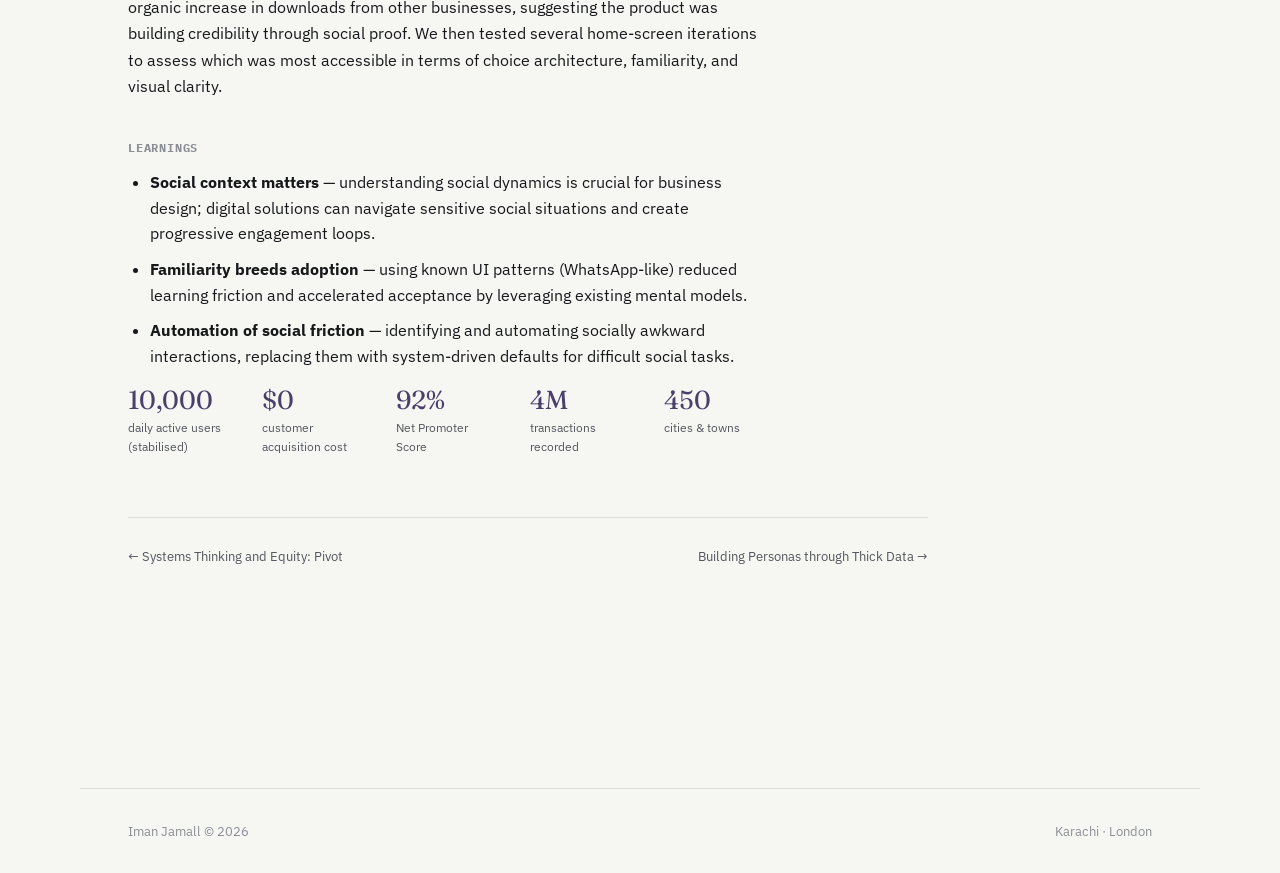
<file: work/behavioural-design.html>
<!doctype html>
<html lang="en">
<head>
<meta charset="utf-8">
<meta name="viewport" content="width=device-width, initial-scale=1">
<meta name="robots" content="noindex, nofollow">
<link rel="icon" type="image/svg+xml" href="../favicon.svg">
<title>Behavioural Design: Digital Ledger — Iman Jamall</title>
<link rel="stylesheet" href="https://fonts.googleapis.com/css2?family=Fraunces:opsz,wght@9..144,500;9..144,600&family=IBM+Plex+Sans:wght@400;500;600&family=IBM+Plex+Mono:wght@400;500&display=swap">
<link rel="stylesheet" href="../styles.css">
</head>
<body>

<header class="site">
  <a class="word" href="../index.html">Iman Jamall</a>
  <nav>
    <a href="../index.html">About</a>
    <a href="../work.html" class="active">Work</a>
    <a href="../press.html">Press</a>
    <a href="../resume.html">Resume</a>
  </nav>
</header>

<main>
  <div class="case-hero">
    <span class="tag">Fintech · Behavioural design</span>
    <h1>Behavioural Design: Digital Ledger</h1>
    <div class="sub">CreditBook · 2019 study, live May 2024</div>
  </div>

  <div class="meta">
    <div><div class="k">Role</div><div class="v">Co-Founder &amp; Head of Design</div></div>
    <div><div class="k">Team</div><div class="v">Product Designer, Brand Lead, Head of Engineering, Software Engineer</div></div>
    <div><div class="k">Timeline</div><div class="v">3 months</div></div>
    <div><div class="k">Output</div><div class="v">Free digital ledger app</div></div>
  </div>

  <div class="case-body">

    <div class="imgph"><span class="lbl">Hero image — WhatsApp-style reminder flow / home screen. No matching asset in the Portfolio folder yet.</span></div>

    <div>
      <h4>Context</h4>
      <p>In 2019, during a 3-month study across Karachi and Lahore, I observed the inefficiencies of paper-based ledgers, or "khatas," for small businesses. Manual reconciliation was time-consuming, error-prone, and socially awkward when it came to reminding customers — often friends and family — to repay credit on time. Business owners spent hours communicating on WhatsApp despite a lack of formal literacy. Inspired by WhatsApp's simple interface, we designed a solution that could seamlessly integrate into the lives of entrepreneurs: applying nudge theory to reduce friction in payment reminders via WhatsApp and SMS, using participatory methods to design an interface based on simplicity and familiarity, and iterating through feedback to refine choice architecture and navigation.</p>
    </div>

    <div>
      <h4>Problem</h4>
      <p>"How might we solve for the inefficiencies and social discomfort that paper-based ledgers create for small businesses, particularly when requesting timely repayments from within their networks?"</p>
    </div>

    <div>
      <h4>Hypothesis</h4>
      <p>By introducing a free digital ledger with a familiar interface, businesses would experience faster reconciliations and fewer issues with repayment reminders. Automating reminders via text message could reduce social friction and improve cash flow management.</p>
    </div>

    <div>
      <h4>Process</h4>
      <p>Over 8 weeks, we ran an experiment with 30 small retailers who used paper ledgers and reported cash-flow problems across Karachi and Lahore. Building on nudge theory, we sent reminder texts to customers on behalf of retailers at varying intervals to reduce the social awkwardness of direct personal reminders. We converted the insights into screens — borrowing from Nir Eyal's Hook Model — and tested with retailers directly. Shopkeepers reported improved cash flow and timelier repayments, and we saw an organic increase in downloads from other businesses, suggesting the product was building credibility through social proof. We then tested several home-screen iterations to assess which was most accessible in terms of choice architecture, familiarity, and visual clarity.</p>
    </div>

    <div>
      <h4>Learnings</h4>
      <ul class="plain">
        <li><b>Social context matters</b> — understanding social dynamics is crucial for business design; digital solutions can navigate sensitive social situations and create progressive engagement loops.</li>
        <li><b>Familiarity breeds adoption</b> — using known UI patterns (WhatsApp-like) reduced learning friction and accelerated acceptance by leveraging existing mental models.</li>
        <li><b>Automation of social friction</b> — identifying and automating socially awkward interactions, replacing them with system-driven defaults for difficult social tasks.</li>
      </ul>
      <div class="stat-row">
        <div class="stat"><div class="n">10,000</div><div class="l">daily active users (stabilised)</div></div>
        <div class="stat"><div class="n">$0</div><div class="l">customer acquisition cost</div></div>
        <div class="stat"><div class="n">92%</div><div class="l">Net Promoter Score</div></div>
        <div class="stat"><div class="n">4M</div><div class="l">transactions recorded</div></div>
        <div class="stat"><div class="n">450</div><div class="l">cities &amp; towns</div></div>
      </div>
    </div>

  </div>

  <div class="case-nav">
    <a href="pivot.html">← Systems Thinking and Equity: Pivot</a>
    <a href="personas.html">Building Personas through Thick Data →</a>
  </div>
</main>

<footer class="site">
  <span>Iman Jamall © 2026</span>
  <span>Karachi · London</span>
</footer>

</body>
</html>
</file>
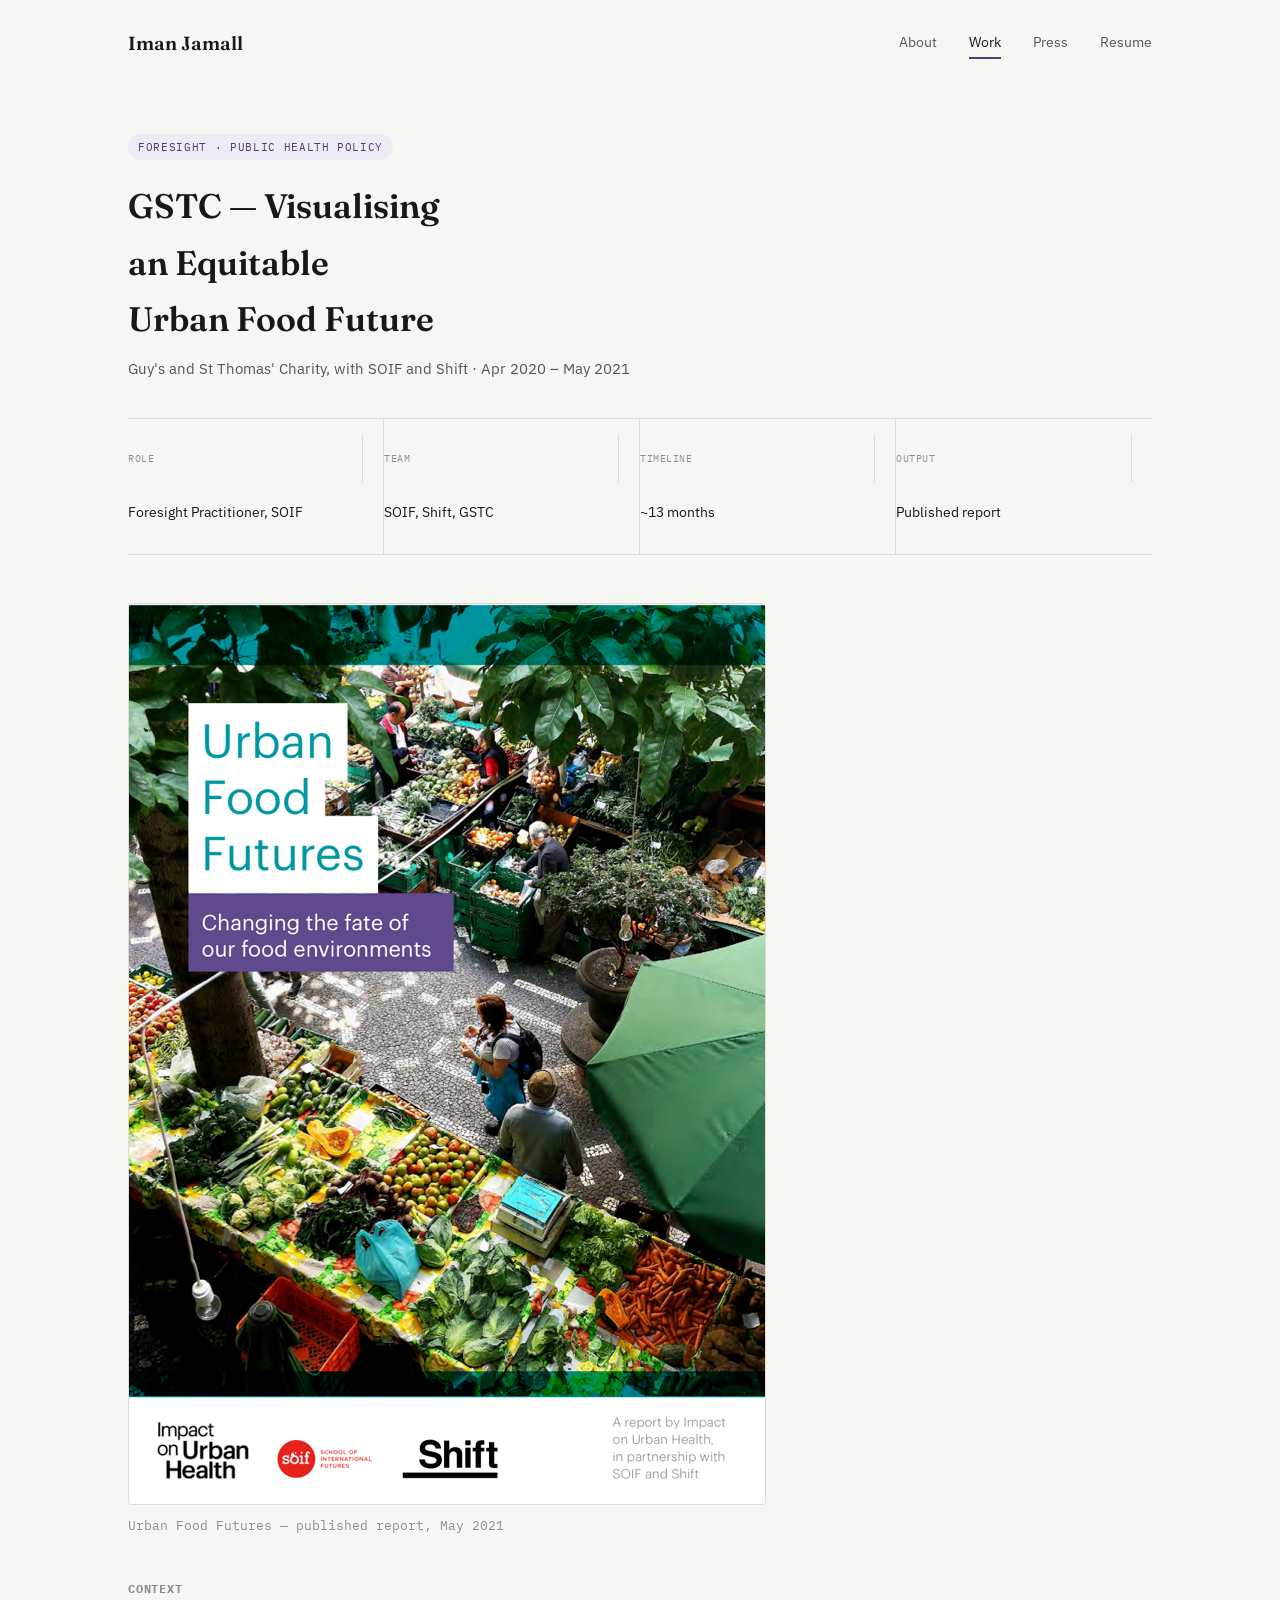
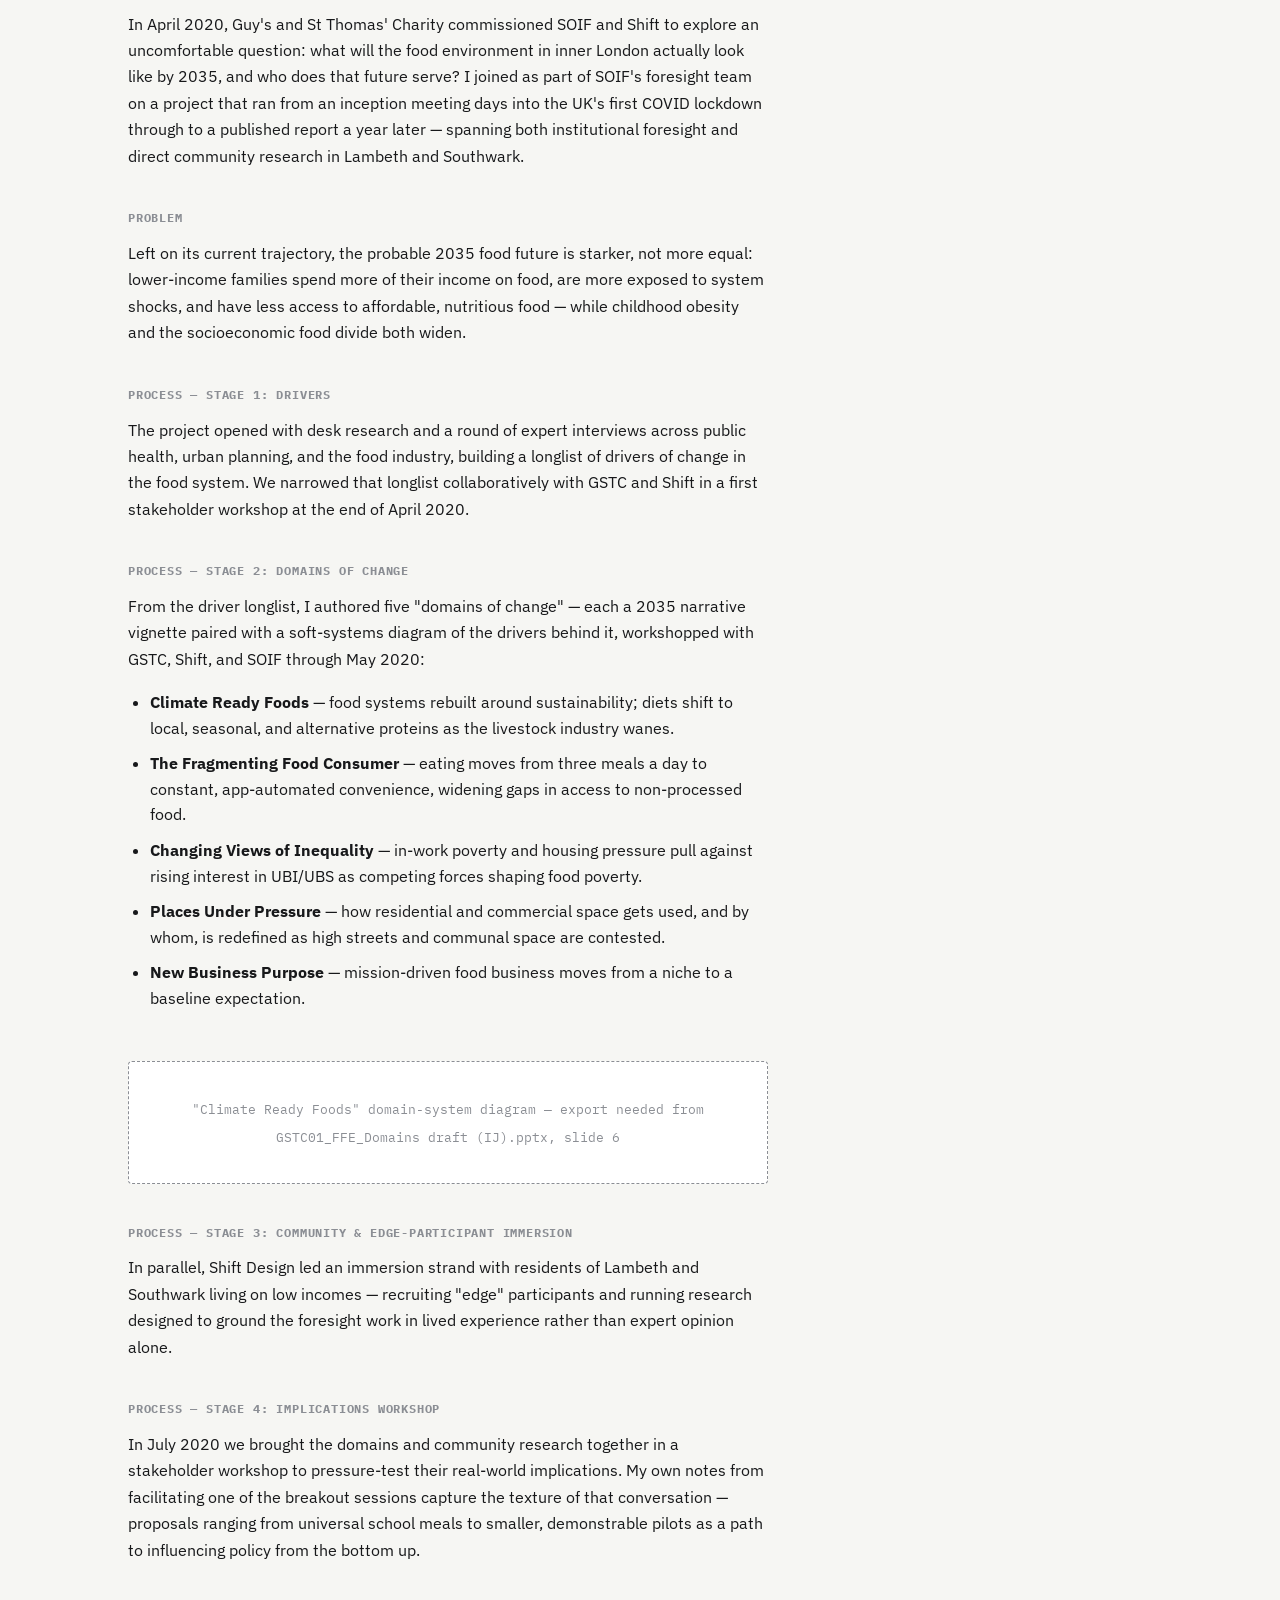
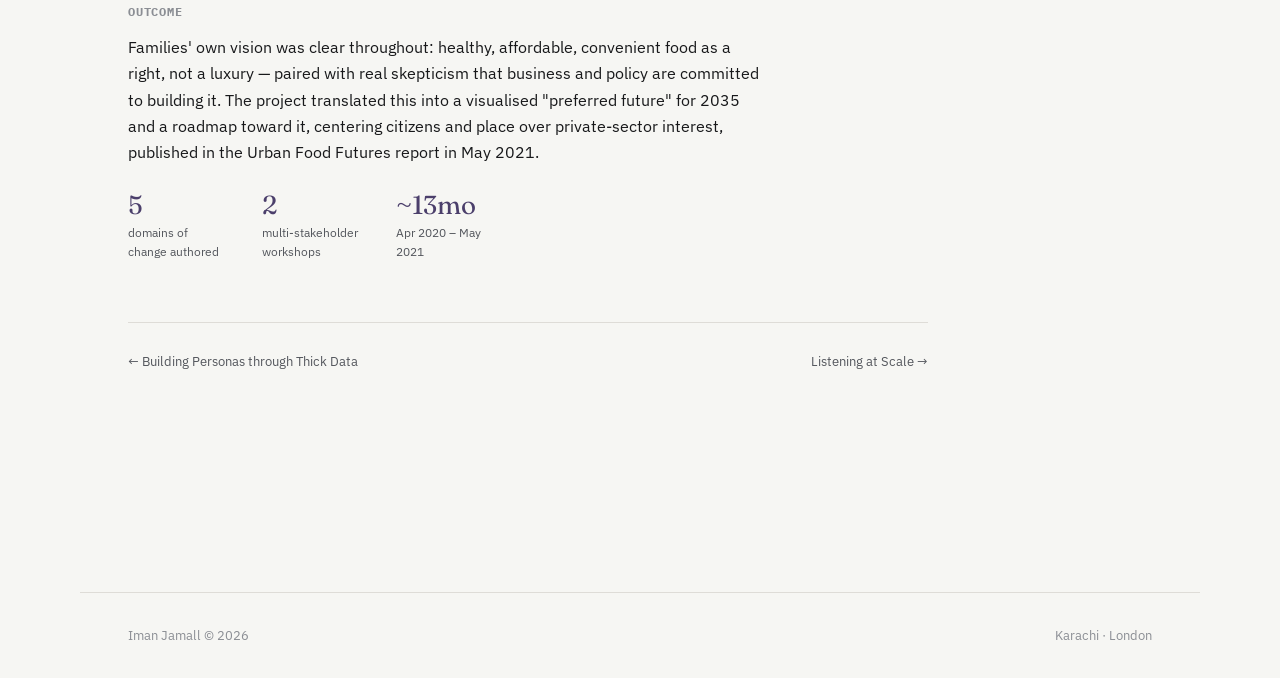
<file: work/gstc.html>
<!doctype html>
<html lang="en">
<head>
<meta charset="utf-8">
<meta name="viewport" content="width=device-width, initial-scale=1">
<meta name="robots" content="noindex, nofollow">
<link rel="icon" type="image/svg+xml" href="../favicon.svg">
<title>GSTC — Urban Food Futures — Iman Jamall</title>
<link rel="stylesheet" href="https://fonts.googleapis.com/css2?family=Fraunces:opsz,wght@9..144,500;9..144,600&family=IBM+Plex+Sans:wght@400;500;600&family=IBM+Plex+Mono:wght@400;500&display=swap">
<link rel="stylesheet" href="../styles.css">
</head>
<body>

<header class="site">
  <a class="word" href="../index.html">Iman Jamall</a>
  <nav>
    <a href="../index.html">About</a>
    <a href="../work.html" class="active">Work</a>
    <a href="../press.html">Press</a>
    <a href="../resume.html">Resume</a>
  </nav>
</header>

<main>
  <div class="case-hero">
    <span class="tag">Foresight · Public health policy</span>
    <h1>GSTC — Visualising an Equitable Urban Food Future</h1>
    <div class="sub">Guy's and St Thomas' Charity, with SOIF and Shift · Apr 2020 – May 2021</div>
  </div>

  <div class="meta">
    <div><div class="k">Role</div><div class="v">Foresight Practitioner, SOIF</div></div>
    <div><div class="k">Team</div><div class="v">SOIF, Shift, GSTC</div></div>
    <div><div class="k">Timeline</div><div class="v">~13 months</div></div>
    <div><div class="k">Output</div><div class="v">Published report</div></div>
  </div>

  <div class="case-body">

    <div class="figure">
      <img src="../images/gstc-cover.png" alt="Cover of the Urban Food Futures report, published May 2021">
      <div class="cap">Urban Food Futures — published report, May 2021</div>
    </div>

    <div>
      <h4>Context</h4>
      <p>In April 2020, Guy's and St Thomas' Charity commissioned SOIF and Shift to explore an uncomfortable question: what will the food environment in inner London actually look like by 2035, and who does that future serve? I joined as part of SOIF's foresight team on a project that ran from an inception meeting days into the UK's first COVID lockdown through to a published report a year later — spanning both institutional foresight and direct community research in Lambeth and Southwark.</p>
    </div>

    <div>
      <h4>Problem</h4>
      <p>Left on its current trajectory, the probable 2035 food future is starker, not more equal: lower-income families spend more of their income on food, are more exposed to system shocks, and have less access to affordable, nutritious food — while childhood obesity and the socioeconomic food divide both widen.</p>
    </div>

    <div>
      <h4>Process — Stage 1: Drivers</h4>
      <p>The project opened with desk research and a round of expert interviews across public health, urban planning, and the food industry, building a longlist of drivers of change in the food system. We narrowed that longlist collaboratively with GSTC and Shift in a first stakeholder workshop at the end of April 2020.</p>
    </div>

    <div>
      <h4>Process — Stage 2: Domains of change</h4>
      <p>From the driver longlist, I authored five "domains of change" — each a 2035 narrative vignette paired with a soft-systems diagram of the drivers behind it, workshopped with GSTC, Shift, and SOIF through May 2020:</p>
      <ul class="plain">
        <li><b>Climate Ready Foods</b> — food systems rebuilt around sustainability; diets shift to local, seasonal, and alternative proteins as the livestock industry wanes.</li>
        <li><b>The Fragmenting Food Consumer</b> — eating moves from three meals a day to constant, app-automated convenience, widening gaps in access to non-processed food.</li>
        <li><b>Changing Views of Inequality</b> — in-work poverty and housing pressure pull against rising interest in UBI/UBS as competing forces shaping food poverty.</li>
        <li><b>Places Under Pressure</b> — how residential and commercial space gets used, and by whom, is redefined as high streets and communal space are contested.</li>
        <li><b>New Business Purpose</b> — mission-driven food business moves from a niche to a baseline expectation.</li>
      </ul>
    </div>

    <div class="imgph"><span class="lbl">"Climate Ready Foods" domain-system diagram — export needed from GSTC01_FFE_Domains draft (IJ).pptx, slide 6</span></div>

    <div>
      <h4>Process — Stage 3: Community &amp; edge-participant immersion</h4>
      <p>In parallel, Shift Design led an immersion strand with residents of Lambeth and Southwark living on low incomes — recruiting "edge" participants and running research designed to ground the foresight work in lived experience rather than expert opinion alone.</p>
    </div>

    <div>
      <h4>Process — Stage 4: Implications workshop</h4>
      <p>In July 2020 we brought the domains and community research together in a stakeholder workshop to pressure-test their real-world implications. My own notes from facilitating one of the breakout sessions capture the texture of that conversation — proposals ranging from universal school meals to smaller, demonstrable pilots as a path to influencing policy from the bottom up.</p>
    </div>

    <div>
      <h4>Outcome</h4>
      <p>Families' own vision was clear throughout: healthy, affordable, convenient food as a right, not a luxury — paired with real skepticism that business and policy are committed to building it. The project translated this into a visualised "preferred future" for 2035 and a roadmap toward it, centering citizens and place over private-sector interest, published in the Urban Food Futures report in May 2021.</p>
      <div class="stat-row">
        <div class="stat"><div class="n">5</div><div class="l">domains of change authored</div></div>
        <div class="stat"><div class="n">2</div><div class="l">multi-stakeholder workshops</div></div>
        <div class="stat"><div class="n">~13mo</div><div class="l">Apr 2020 – May 2021</div></div>
      </div>
    </div>

  </div>

  <div class="case-nav">
    <a href="personas.html">← Building Personas through Thick Data</a>
    <a href="youth-futures.html">Listening at Scale →</a>
  </div>
</main>

<footer class="site">
  <span>Iman Jamall © 2026</span>
  <span>Karachi · London</span>
</footer>

</body>
</html>
</file>
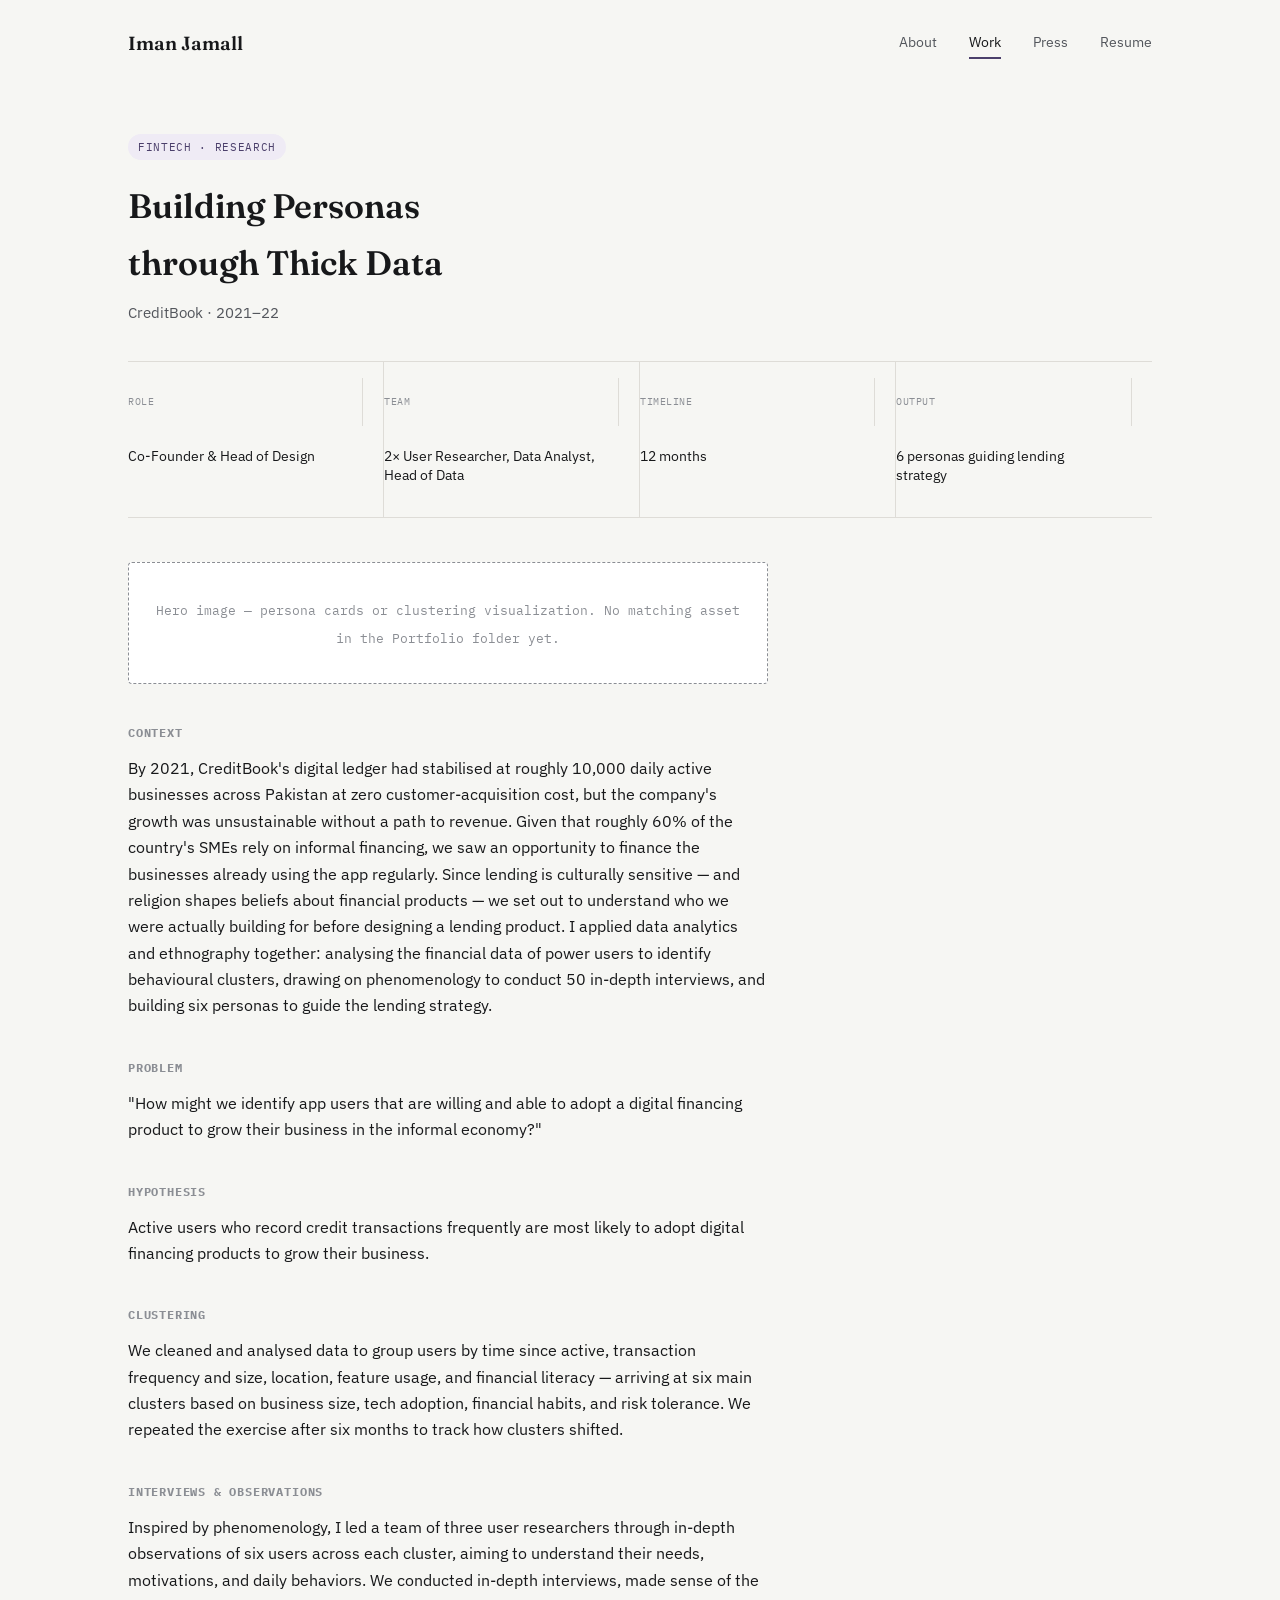
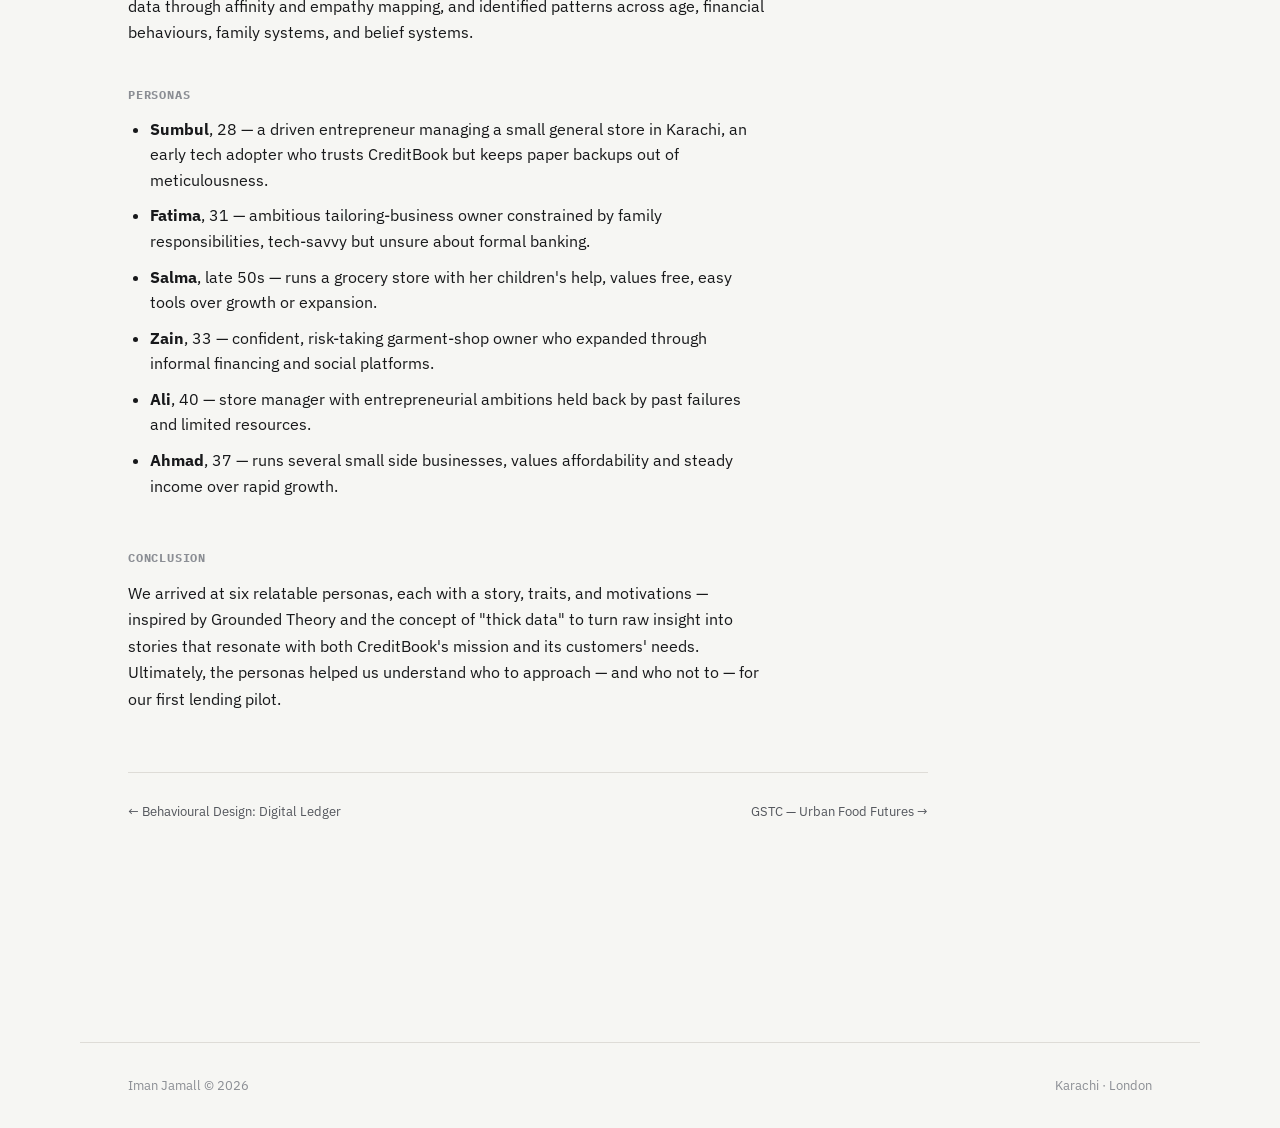
<file: work/personas.html>
<!doctype html>
<html lang="en">
<head>
<meta charset="utf-8">
<meta name="viewport" content="width=device-width, initial-scale=1">
<meta name="robots" content="noindex, nofollow">
<link rel="icon" type="image/svg+xml" href="../favicon.svg">
<title>Building Personas through Thick Data — Iman Jamall</title>
<link rel="stylesheet" href="https://fonts.googleapis.com/css2?family=Fraunces:opsz,wght@9..144,500;9..144,600&family=IBM+Plex+Sans:wght@400;500;600&family=IBM+Plex+Mono:wght@400;500&display=swap">
<link rel="stylesheet" href="../styles.css">
</head>
<body>

<header class="site">
  <a class="word" href="../index.html">Iman Jamall</a>
  <nav>
    <a href="../index.html">About</a>
    <a href="../work.html" class="active">Work</a>
    <a href="../press.html">Press</a>
    <a href="../resume.html">Resume</a>
  </nav>
</header>

<main>
  <div class="case-hero">
    <span class="tag">Fintech · Research</span>
    <h1>Building Personas through Thick Data</h1>
    <div class="sub">CreditBook · 2021–22</div>
  </div>

  <div class="meta">
    <div><div class="k">Role</div><div class="v">Co-Founder &amp; Head of Design</div></div>
    <div><div class="k">Team</div><div class="v">2× User Researcher, Data Analyst, Head of Data</div></div>
    <div><div class="k">Timeline</div><div class="v">12 months</div></div>
    <div><div class="k">Output</div><div class="v">6 personas guiding lending strategy</div></div>
  </div>

  <div class="case-body">

    <div class="imgph"><span class="lbl">Hero image — persona cards or clustering visualization. No matching asset in the Portfolio folder yet.</span></div>

    <div>
      <h4>Context</h4>
      <p>By 2021, CreditBook's digital ledger had stabilised at roughly 10,000 daily active businesses across Pakistan at zero customer-acquisition cost, but the company's growth was unsustainable without a path to revenue. Given that roughly 60% of the country's SMEs rely on informal financing, we saw an opportunity to finance the businesses already using the app regularly. Since lending is culturally sensitive — and religion shapes beliefs about financial products — we set out to understand who we were actually building for before designing a lending product. I applied data analytics and ethnography together: analysing the financial data of power users to identify behavioural clusters, drawing on phenomenology to conduct 50 in-depth interviews, and building six personas to guide the lending strategy.</p>
    </div>

    <div>
      <h4>Problem</h4>
      <p>"How might we identify app users that are willing and able to adopt a digital financing product to grow their business in the informal economy?"</p>
    </div>

    <div>
      <h4>Hypothesis</h4>
      <p>Active users who record credit transactions frequently are most likely to adopt digital financing products to grow their business.</p>
    </div>

    <div>
      <h4>Clustering</h4>
      <p>We cleaned and analysed data to group users by time since active, transaction frequency and size, location, feature usage, and financial literacy — arriving at six main clusters based on business size, tech adoption, financial habits, and risk tolerance. We repeated the exercise after six months to track how clusters shifted.</p>
    </div>

    <div>
      <h4>Interviews &amp; observations</h4>
      <p>Inspired by phenomenology, I led a team of three user researchers through in-depth observations of six users across each cluster, aiming to understand their needs, motivations, and daily behaviors. We conducted in-depth interviews, made sense of the data through affinity and empathy mapping, and identified patterns across age, financial behaviours, family systems, and belief systems.</p>
    </div>

    <div>
      <h4>Personas</h4>
      <ul class="plain">
        <li><b>Sumbul</b>, 28 — a driven entrepreneur managing a small general store in Karachi, an early tech adopter who trusts CreditBook but keeps paper backups out of meticulousness.</li>
        <li><b>Fatima</b>, 31 — ambitious tailoring-business owner constrained by family responsibilities, tech-savvy but unsure about formal banking.</li>
        <li><b>Salma</b>, late 50s — runs a grocery store with her children's help, values free, easy tools over growth or expansion.</li>
        <li><b>Zain</b>, 33 — confident, risk-taking garment-shop owner who expanded through informal financing and social platforms.</li>
        <li><b>Ali</b>, 40 — store manager with entrepreneurial ambitions held back by past failures and limited resources.</li>
        <li><b>Ahmad</b>, 37 — runs several small side businesses, values affordability and steady income over rapid growth.</li>
      </ul>
    </div>

    <div>
      <h4>Conclusion</h4>
      <p>We arrived at six relatable personas, each with a story, traits, and motivations — inspired by Grounded Theory and the concept of "thick data" to turn raw insight into stories that resonate with both CreditBook's mission and its customers' needs. Ultimately, the personas helped us understand who to approach — and who not to — for our first lending pilot.</p>
    </div>

  </div>

  <div class="case-nav">
    <a href="behavioural-design.html">← Behavioural Design: Digital Ledger</a>
    <a href="gstc.html">GSTC — Urban Food Futures →</a>
  </div>
</main>

<footer class="site">
  <span>Iman Jamall © 2026</span>
  <span>Karachi · London</span>
</footer>

</body>
</html>
</file>
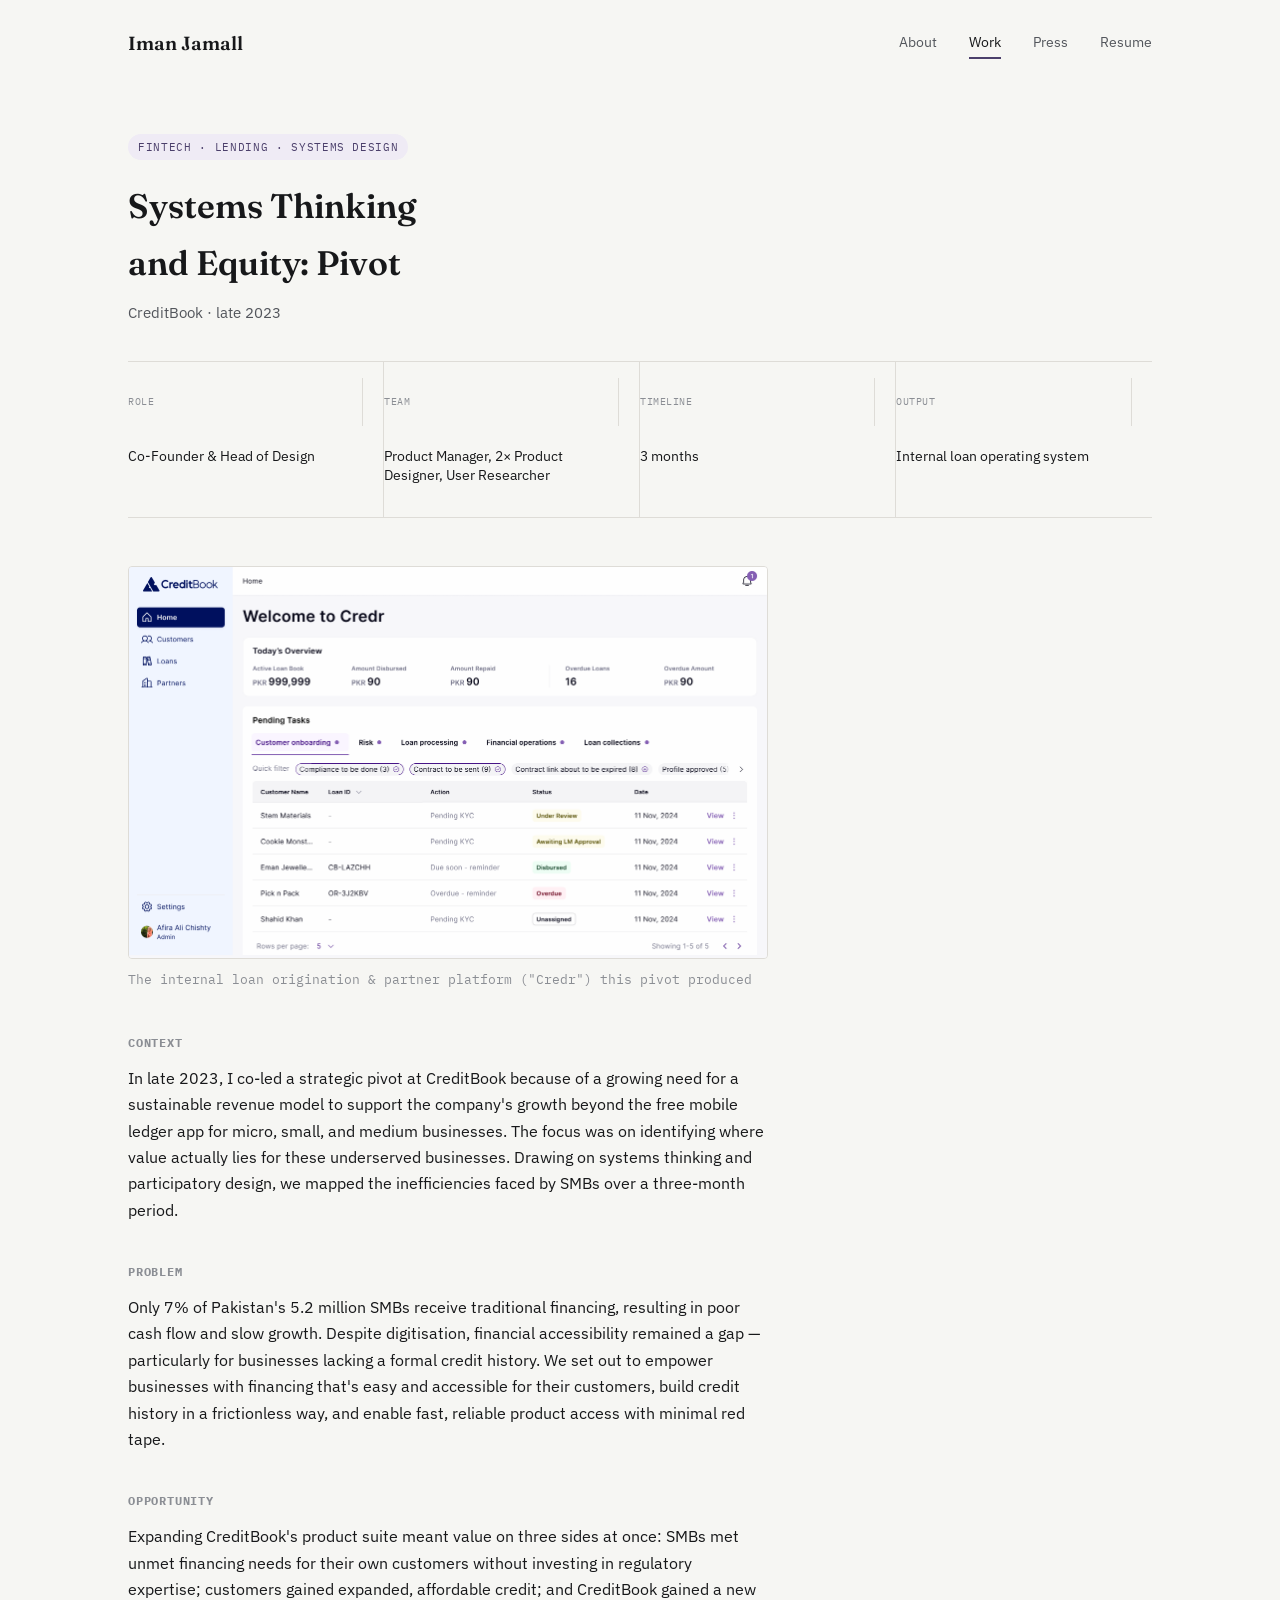
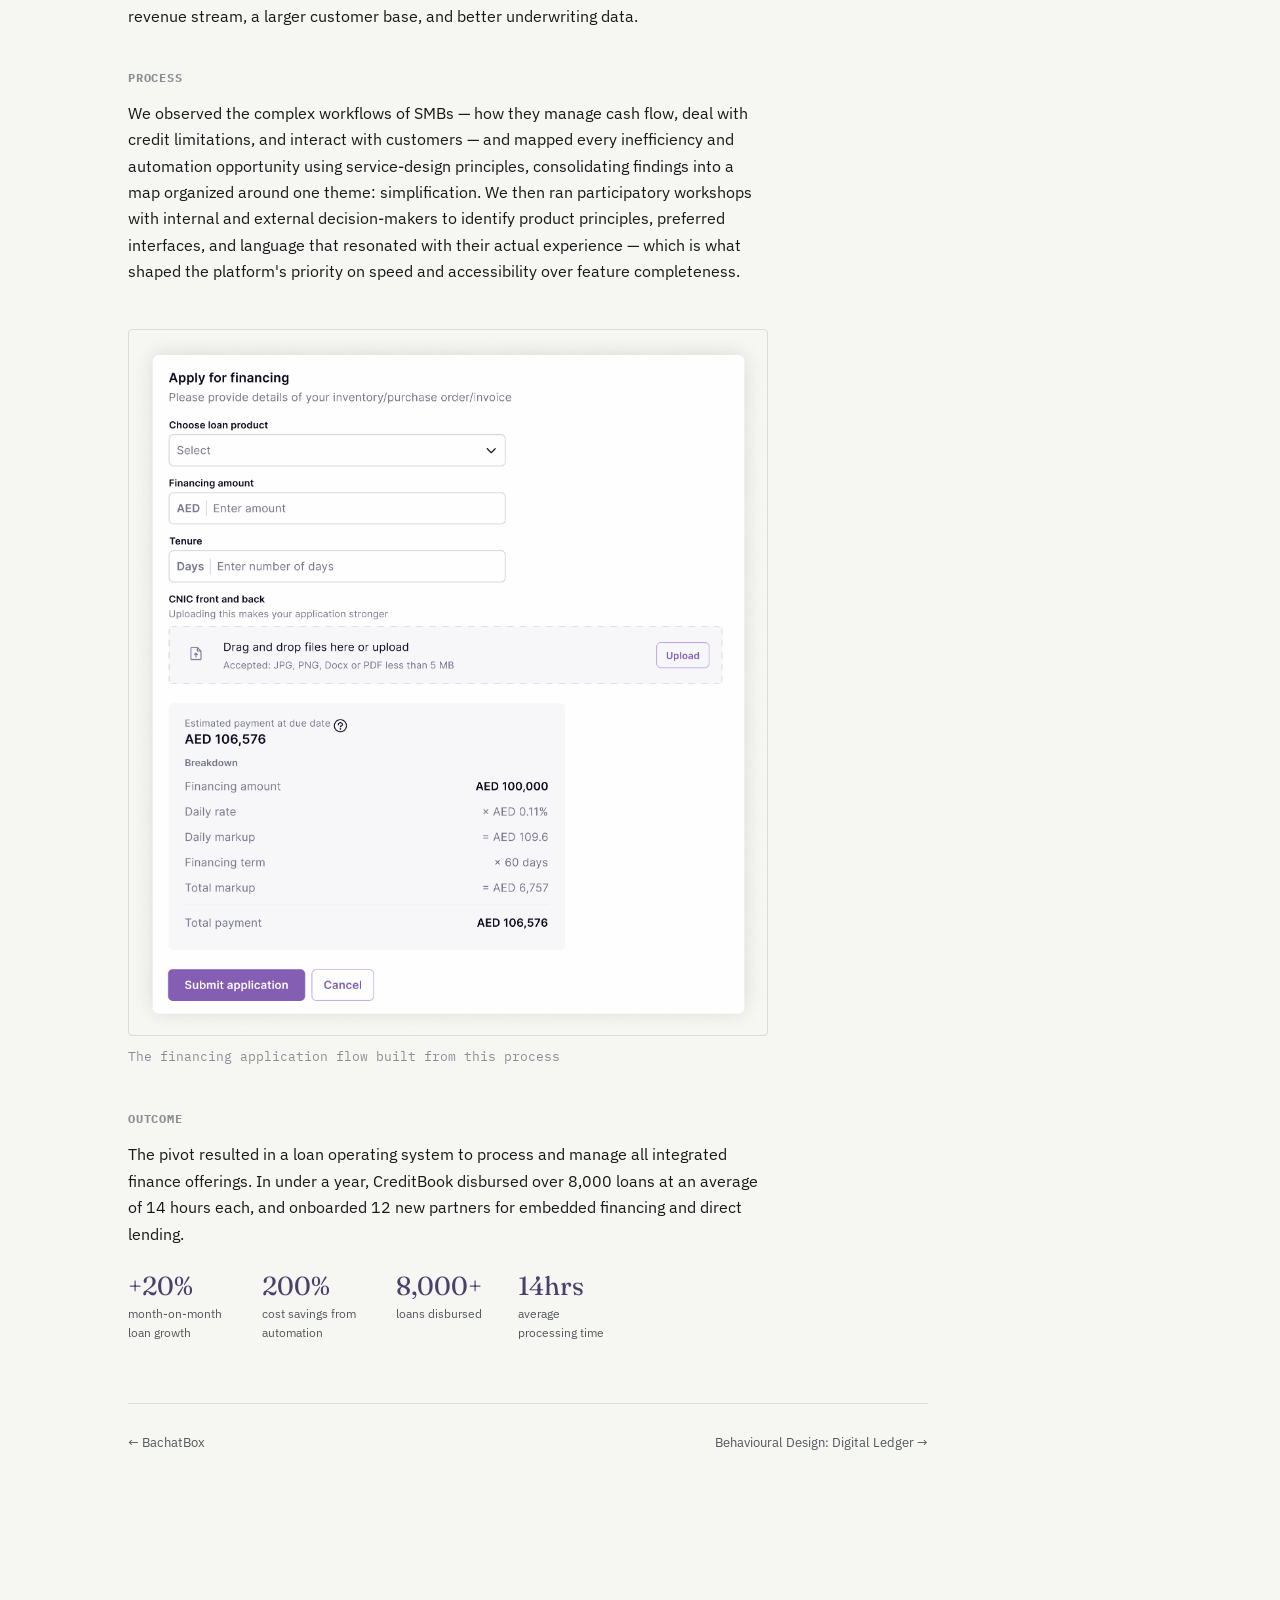
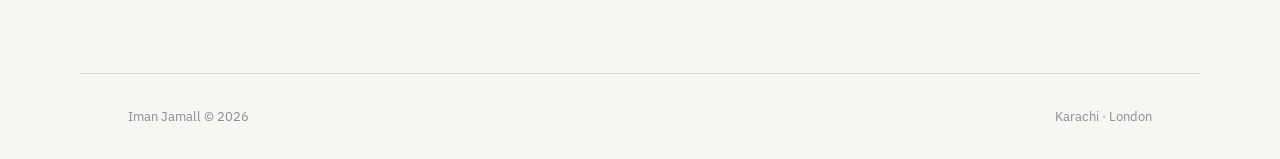
<file: work/pivot.html>
<!doctype html>
<html lang="en">
<head>
<meta charset="utf-8">
<meta name="viewport" content="width=device-width, initial-scale=1">
<meta name="robots" content="noindex, nofollow">
<link rel="icon" type="image/svg+xml" href="../favicon.svg">
<title>Systems Thinking and Equity: Pivot — Iman Jamall</title>
<link rel="stylesheet" href="https://fonts.googleapis.com/css2?family=Fraunces:opsz,wght@9..144,500;9..144,600&family=IBM+Plex+Sans:wght@400;500;600&family=IBM+Plex+Mono:wght@400;500&display=swap">
<link rel="stylesheet" href="../styles.css">
</head>
<body>

<header class="site">
  <a class="word" href="../index.html">Iman Jamall</a>
  <nav>
    <a href="../index.html">About</a>
    <a href="../work.html" class="active">Work</a>
    <a href="../press.html">Press</a>
    <a href="../resume.html">Resume</a>
  </nav>
</header>

<main>
  <div class="case-hero">
    <span class="tag">Fintech · Lending · Systems design</span>
    <h1>Systems Thinking and Equity: Pivot</h1>
    <div class="sub">CreditBook · late 2023</div>
  </div>

  <div class="meta">
    <div><div class="k">Role</div><div class="v">Co-Founder &amp; Head of Design</div></div>
    <div><div class="k">Team</div><div class="v">Product Manager, 2× Product Designer, User Researcher</div></div>
    <div><div class="k">Timeline</div><div class="v">3 months</div></div>
    <div><div class="k">Output</div><div class="v">Internal loan operating system</div></div>
  </div>

  <div class="case-body">

    <div class="figure">
      <img src="../images/pivot-dashboard.png" alt="Credr internal loan platform dashboard showing active loan book, amounts disbursed and repaid, and pending customer onboarding tasks">
      <div class="cap">The internal loan origination &amp; partner platform ("Credr") this pivot produced</div>
    </div>

    <div>
      <h4>Context</h4>
      <p>In late 2023, I co-led a strategic pivot at CreditBook because of a growing need for a sustainable revenue model to support the company's growth beyond the free mobile ledger app for micro, small, and medium businesses. The focus was on identifying where value actually lies for these underserved businesses. Drawing on systems thinking and participatory design, we mapped the inefficiencies faced by SMBs over a three-month period.</p>
    </div>

    <div>
      <h4>Problem</h4>
      <p>Only 7% of Pakistan's 5.2 million SMBs receive traditional financing, resulting in poor cash flow and slow growth. Despite digitisation, financial accessibility remained a gap — particularly for businesses lacking a formal credit history. We set out to empower businesses with financing that's easy and accessible for their customers, build credit history in a frictionless way, and enable fast, reliable product access with minimal red tape.</p>
    </div>

    <div>
      <h4>Opportunity</h4>
      <p>Expanding CreditBook's product suite meant value on three sides at once: SMBs met unmet financing needs for their own customers without investing in regulatory expertise; customers gained expanded, affordable credit; and CreditBook gained a new revenue stream, a larger customer base, and better underwriting data.</p>
    </div>

    <div>
      <h4>Process</h4>
      <p>We observed the complex workflows of SMBs — how they manage cash flow, deal with credit limitations, and interact with customers — and mapped every inefficiency and automation opportunity using service-design principles, consolidating findings into a map organized around one theme: simplification. We then ran participatory workshops with internal and external decision-makers to identify product principles, preferred interfaces, and language that resonated with their actual experience — which is what shaped the platform's priority on speed and accessibility over feature completeness.</p>
    </div>

    <div class="figure">
      <img src="../images/pivot-application.png" alt="Financing application form showing loan product selection, financing amount, tenure, document upload, and estimated payment breakdown">
      <div class="cap">The financing application flow built from this process</div>
    </div>

    <div>
      <h4>Outcome</h4>
      <p>The pivot resulted in a loan operating system to process and manage all integrated finance offerings. In under a year, CreditBook disbursed over 8,000 loans at an average of 14 hours each, and onboarded 12 new partners for embedded financing and direct lending.</p>
      <div class="stat-row">
        <div class="stat"><div class="n">+20%</div><div class="l">month-on-month loan growth</div></div>
        <div class="stat"><div class="n">200%</div><div class="l">cost savings from automation</div></div>
        <div class="stat"><div class="n">8,000+</div><div class="l">loans disbursed</div></div>
        <div class="stat"><div class="n">14hrs</div><div class="l">average processing time</div></div>
      </div>
    </div>

  </div>

  <div class="case-nav">
    <a href="bachatbox.html">← BachatBox</a>
    <a href="behavioural-design.html">Behavioural Design: Digital Ledger →</a>
  </div>
</main>

<footer class="site">
  <span>Iman Jamall © 2026</span>
  <span>Karachi · London</span>
</footer>

</body>
</html>
</file>
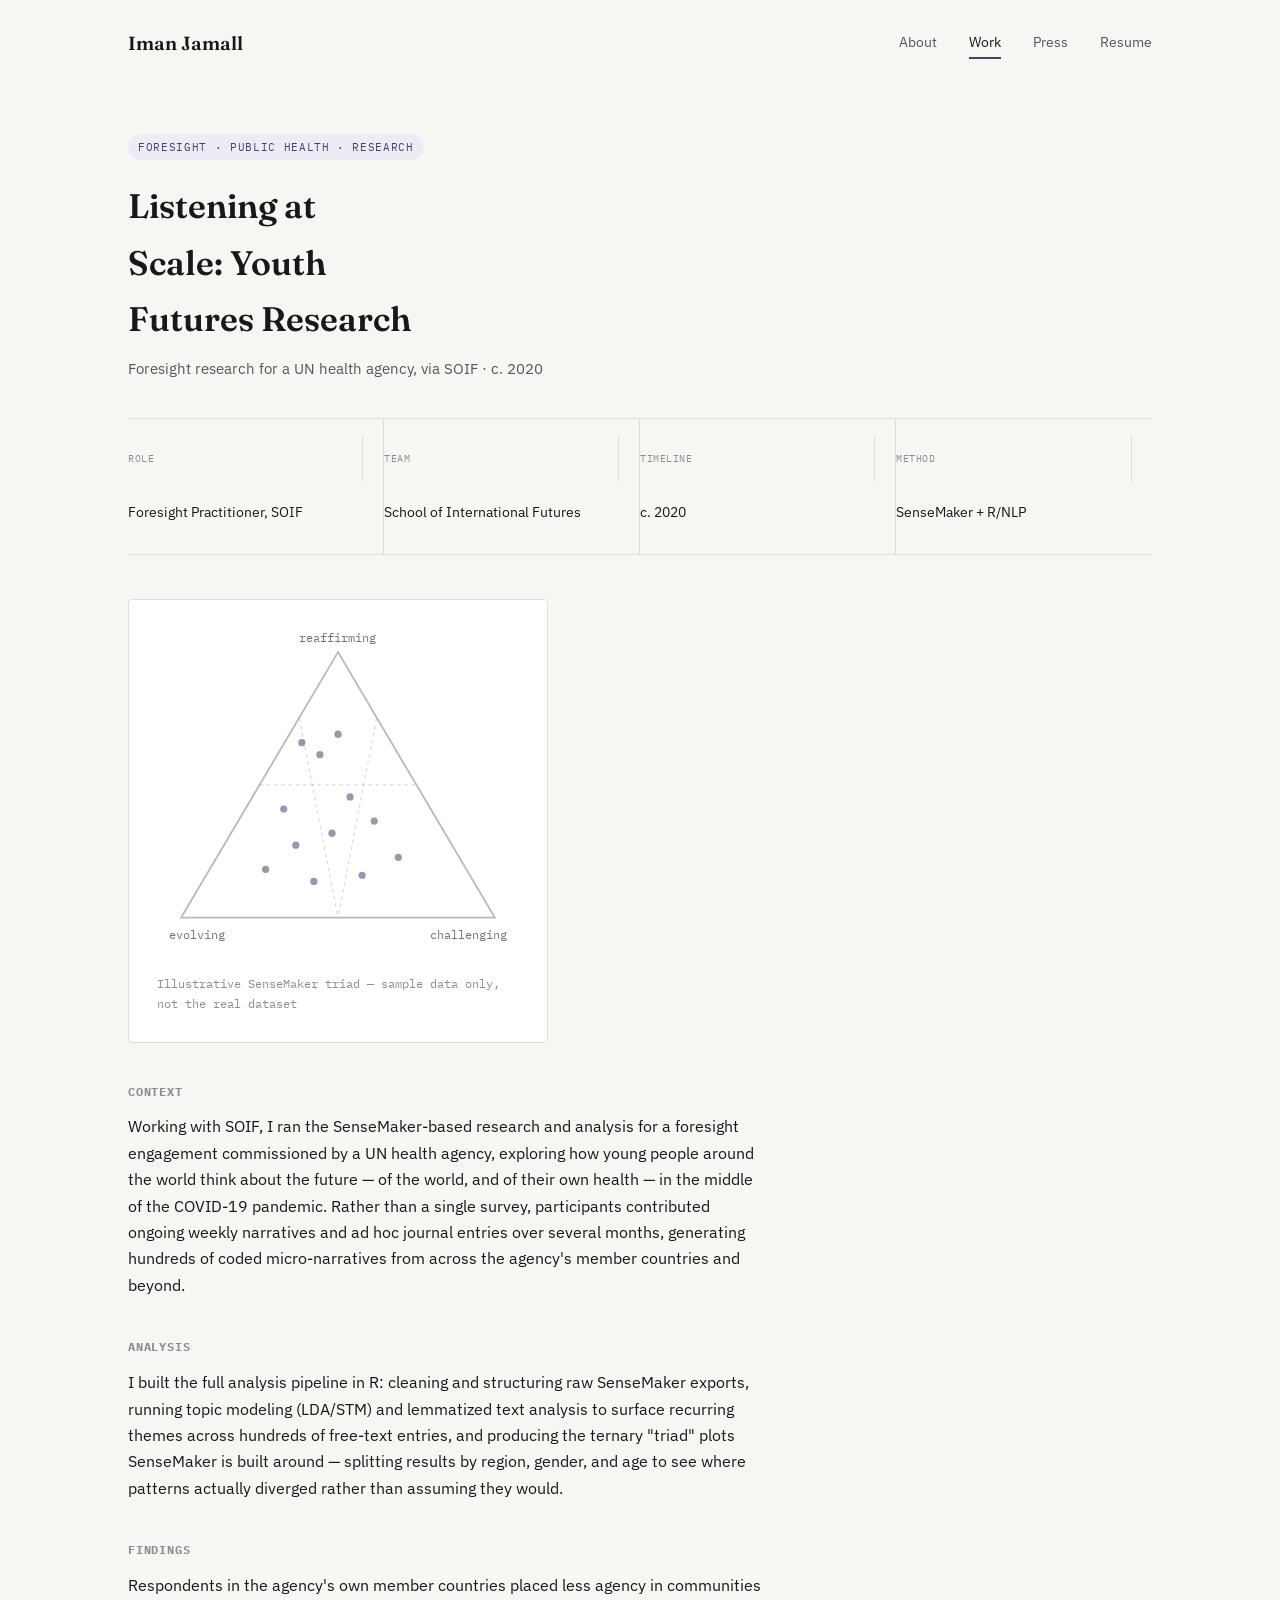
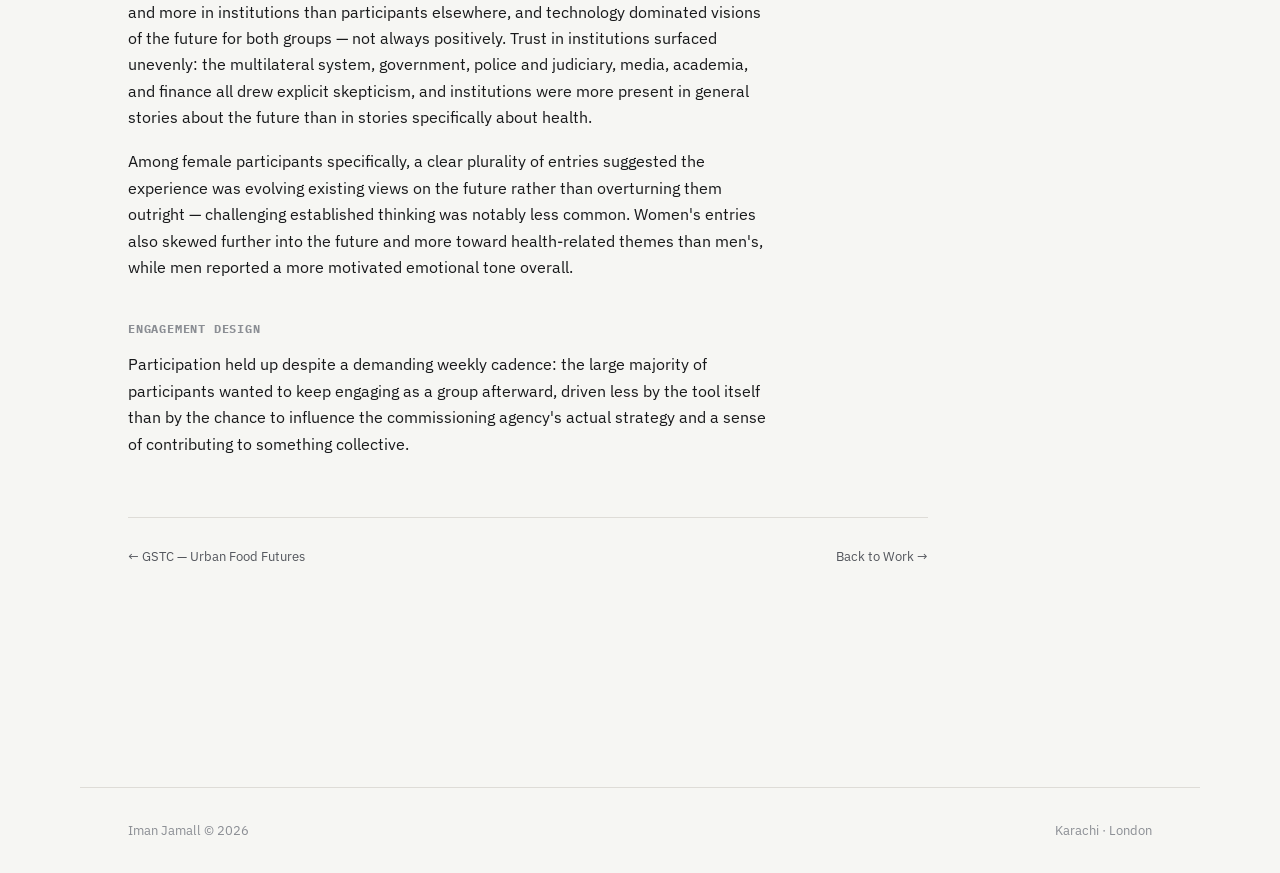
<file: work/wpro.html>
<!doctype html>
<html lang="en">
<head>
<meta charset="utf-8">
<meta name="viewport" content="width=device-width, initial-scale=1">
<meta name="robots" content="noindex, nofollow">
<link rel="icon" type="image/svg+xml" href="../favicon.svg">
<title>Listening at Scale — Iman Jamall</title>
<link rel="stylesheet" href="https://fonts.googleapis.com/css2?family=Fraunces:opsz,wght@9..144,500;9..144,600&family=IBM+Plex+Sans:wght@400;500;600&family=IBM+Plex+Mono:wght@400;500&display=swap">
<link rel="stylesheet" href="../styles.css">
<style>
.triad-fig{background:var(--panel); border:1px solid var(--rule); border-radius:4px; padding:28px; max-width:420px;}
.triad-fig svg{width:100%; height:auto;}
.triad-fig .cap{font-size:12px; color:var(--ink-faint); font-family:"IBM Plex Mono",monospace; margin-top:12px;}
</style>
</head>
<body>

<header class="site">
  <a class="word" href="../index.html">Iman Jamall</a>
  <nav>
    <a href="../index.html">About</a>
    <a href="../work.html" class="active">Work</a>
    <a href="../press.html">Press</a>
    <a href="../resume.html">Resume</a>
  </nav>
</header>

<main>
  <div class="case-hero">
    <span class="tag">Foresight · Public health · Research</span>
    <h1>Listening at Scale: Youth Futures Research</h1>
    <div class="sub">Foresight research for a UN health agency, via SOIF · c. 2020</div>
  </div>

  <div class="meta">
    <div><div class="k">Role</div><div class="v">Foresight Practitioner, SOIF</div></div>
    <div><div class="k">Team</div><div class="v">School of International Futures</div></div>
    <div><div class="k">Timeline</div><div class="v">c. 2020</div></div>
    <div><div class="k">Method</div><div class="v">SenseMaker + R/NLP</div></div>
  </div>

  <div class="case-body">

    <div class="triad-fig">
      <svg viewBox="0 0 300 270">
        <polygon points="150,20 20,240 280,240" fill="none" stroke="currentColor" stroke-opacity="0.3" stroke-width="1.5"/>
        <line x1="85" y1="130" x2="215" y2="130" stroke="currentColor" stroke-opacity="0.15" stroke-dasharray="3,3"/>
        <line x1="118" y1="75" x2="150" y2="240" stroke="currentColor" stroke-opacity="0.15" stroke-dasharray="3,3"/>
        <line x1="182" y1="75" x2="150" y2="240" stroke="currentColor" stroke-opacity="0.15" stroke-dasharray="3,3"/>
        <g fill="#4b3f6b" fill-opacity="0.55">
          <circle cx="120" cy="95" r="3"/><circle cx="135" cy="105" r="3"/><circle cx="150" cy="88" r="3"/>
          <circle cx="105" cy="150" r="3"/><circle cx="160" cy="140" r="3"/><circle cx="180" cy="160" r="3"/>
          <circle cx="90" cy="200" r="3"/><circle cx="130" cy="210" r="3"/><circle cx="170" cy="205" r="3"/>
          <circle cx="200" cy="190" r="3"/><circle cx="145" cy="170" r="3"/><circle cx="115" cy="180" r="3"/>
        </g>
        <text x="150" y="12" text-anchor="middle" font-family="IBM Plex Mono, monospace" font-size="10" fill="currentColor" opacity="0.6">reaffirming</text>
        <text x="10" y="258" text-anchor="start" font-family="IBM Plex Mono, monospace" font-size="10" fill="currentColor" opacity="0.6">evolving</text>
        <text x="290" y="258" text-anchor="end" font-family="IBM Plex Mono, monospace" font-size="10" fill="currentColor" opacity="0.6">challenging</text>
      </svg>
      <div class="cap">Illustrative SenseMaker triad — sample data only, not the real dataset</div>
    </div>

    <div>
      <h4>Context</h4>
      <p>Working with SOIF, I ran the SenseMaker-based research and analysis for a foresight engagement commissioned by a UN health agency, exploring how young people around the world think about the future — of the world, and of their own health — in the middle of the COVID-19 pandemic. Rather than a single survey, participants contributed ongoing weekly narratives and ad hoc journal entries over several months, generating hundreds of coded micro-narratives from across the agency's member countries and beyond.</p>
    </div>

    <div>
      <h4>Analysis</h4>
      <p>I built the full analysis pipeline in R: cleaning and structuring raw SenseMaker exports, running topic modeling (LDA/STM) and lemmatized text analysis to surface recurring themes across hundreds of free-text entries, and producing the ternary "triad" plots SenseMaker is built around — splitting results by region, gender, and age to see where patterns actually diverged rather than assuming they would.</p>
    </div>

    <div>
      <h4>Findings</h4>
      <p>Respondents in the agency's own member countries placed less agency in communities and more in institutions than participants elsewhere, and technology dominated visions of the future for both groups — not always positively. Trust in institutions surfaced unevenly: the multilateral system, government, police and judiciary, media, academia, and finance all drew explicit skepticism, and institutions were more present in general stories about the future than in stories specifically about health.</p>
      <p>Among female participants specifically, a clear plurality of entries suggested the experience was evolving existing views on the future rather than overturning them outright — challenging established thinking was notably less common. Women's entries also skewed further into the future and more toward health-related themes than men's, while men reported a more motivated emotional tone overall.</p>
    </div>

    <div>
      <h4>Engagement design</h4>
      <p>Participation held up despite a demanding weekly cadence: the large majority of participants wanted to keep engaging as a group afterward, driven less by the tool itself than by the chance to influence the commissioning agency's actual strategy and a sense of contributing to something collective.</p>
    </div>

  </div>

  <div class="case-nav">
    <a href="gstc.html">← GSTC — Urban Food Futures</a>
    <a href="../work.html">Back to Work →</a>
  </div>
</main>

<footer class="site">
  <span>Iman Jamall © 2026</span>
  <span>Karachi · London</span>
</footer>

</body>
</html>
</file>
<file: styles.css>
/* ===== imanjamall.com — redesign preview ===== */

:root{
  --bg:#f6f6f3;
  --panel:#ffffff;
  --ink:#17181a;
  --ink-soft:#53565c;
  --ink-faint:#8b8e94;
  --accent:#4b3f6b;
  --accent-soft:#efebf5;
  --rule:#dedcd7;
  --flag:#9c5b22;
  --flag-soft:#f6ead9;
}
@media (prefers-color-scheme: dark){
  :root:not([data-theme="light"]){
    --bg:#16171a; --panel:#1d1e22; --ink:#ededeb; --ink-soft:#a5a8ae; --ink-faint:#797c82;
    --accent:#a595d6; --accent-soft:#2a2540; --rule:#302f34;
    --flag:#e3a15c; --flag-soft:#3a2e1e;
  }
}
:root[data-theme="dark"]{
  --bg:#16171a; --panel:#1d1e22; --ink:#ededeb; --ink-soft:#a5a8ae; --ink-faint:#797c82;
  --accent:#a595d6; --accent-soft:#2a2540; --rule:#302f34;
  --flag:#e3a15c; --flag-soft:#3a2e1e;
}

*{box-sizing:border-box;}
html{scroll-behavior:smooth;}
body{margin:0; background:var(--bg); color:var(--ink); font-family:"IBM Plex Sans",-apple-system,BlinkMacSystemFont,sans-serif; font-size:17px; line-height:1.65; -webkit-font-smoothing:antialiased;}
h1,h2,h3{font-family:"Fraunces","Georgia",serif; font-weight:600; text-wrap:balance; color:var(--ink); margin:0;}
.mono{font-family:"IBM Plex Mono",ui-monospace,monospace;}
a{color:inherit; text-decoration:none;}
img{max-width:100%; display:block;}
p{margin:0 0 18px; max-width:64ch;}
p:last-child{margin-bottom:0;}

/* ---- header / nav ---- */
header.site{
  display:flex; align-items:center; justify-content:space-between;
  padding:28px 48px; max-width:1120px; margin:0 auto;
}
@media (max-width:640px){header.site{padding:22px 24px; flex-direction:column; gap:16px; align-items:flex-start;}}
header.site .word{font-family:"Fraunces",serif; font-size:19px; font-weight:600;}
header.site nav{display:flex; gap:32px;}
header.site nav a{font-size:14px; color:var(--ink-soft); position:relative; padding-bottom:3px;}
header.site nav a:hover, header.site nav a.active{color:var(--ink);}
header.site nav a.active::after{content:""; position:absolute; left:0; right:0; bottom:-2px; height:2px; background:var(--accent);}

main{max-width:1120px; margin:0 auto; padding:0 48px 140px;}
@media (max-width:640px){main{padding:0 24px 100px;}}

footer.site{
  border-top:1px solid var(--rule); margin-top:80px; padding:32px 48px;
  max-width:1120px; margin-left:auto; margin-right:auto;
  display:flex; justify-content:space-between; flex-wrap:wrap; gap:12px;
  font-size:12.5px; color:var(--ink-faint);
}
@media (max-width:640px){footer.site{padding:28px 24px;}}

/* ---- hero / about ---- */
.hero{padding:40px 0 64px; max-width:640px;}
.hero .eyebrow{font-family:"IBM Plex Mono",monospace; font-size:12px; letter-spacing:0.08em; text-transform:uppercase; color:var(--accent); margin-bottom:14px;}
.hero h1{font-size:40px; line-height:1.1; margin-bottom:16px;}
.hero .lede{font-size:18px; color:var(--ink-soft); max-width:52ch;}

.bio{max-width:640px; padding-bottom:56px;}
.bio p{font-size:16.5px;}

.now-strip{
  background:var(--panel); border:1px solid var(--rule); border-radius:4px;
  padding:22px 26px; margin:36px 0 8px; max-width:640px;
}
.now-strip .k{font-family:"IBM Plex Mono",monospace; font-size:10.5px; letter-spacing:0.08em; text-transform:uppercase; color:var(--ink-faint); margin-bottom:10px;}
.now-strip .row{display:flex; justify-content:space-between; gap:16px; padding:8px 0; border-bottom:1px solid var(--rule); font-size:14.5px;}
.now-strip .row:last-child{border-bottom:none;}
.now-strip .row .l{color:var(--ink);}
.now-strip .row .r{color:var(--ink-soft); text-align:right;}

.about-links{display:flex; gap:24px; margin-top:28px; flex-wrap:wrap;}
.about-links a{font-size:14px; color:var(--accent); border-bottom:1px solid color-mix(in srgb, var(--accent) 40%, transparent); padding-bottom:2px;}

section.block{padding:56px 0; border-top:1px solid var(--rule); max-width:640px;}
section.block:first-of-type{border-top:none;}
section.block h2{font-size:15px; font-family:"IBM Plex Mono",monospace; text-transform:uppercase; letter-spacing:0.08em; color:var(--ink-faint); margin-bottom:22px; font-weight:500;}
.line-list{list-style:none; margin:0; padding:0;}
.line-list li{display:flex; justify-content:space-between; gap:16px; padding:12px 0; border-bottom:1px solid var(--rule); font-size:15px;}
.line-list li:last-child{border-bottom:none;}
.line-list .l{color:var(--ink);}
.line-list .r{color:var(--ink-soft); font-size:13px; text-align:right; white-space:nowrap;}

/* ---- work grid ---- */
.page-head{padding:48px 0 8px; max-width:640px;}
.page-head .eyebrow{font-family:"IBM Plex Mono",monospace; font-size:12px; letter-spacing:0.08em; text-transform:uppercase; color:var(--accent); margin-bottom:12px;}
.page-head h1{font-size:32px; margin-bottom:14px;}
.page-head p{color:var(--ink-soft); font-size:16px;}

.filters{display:flex; gap:10px; flex-wrap:wrap; margin:36px 0 8px;}
.filters button{
  font-family:"IBM Plex Mono",monospace; font-size:11.5px; letter-spacing:0.03em;
  background:none; border:1px solid var(--rule); color:var(--ink-soft);
  padding:7px 13px; border-radius:20px; cursor:pointer;
}
.filters button.active{background:var(--ink); border-color:var(--ink); color:var(--bg);}

.grid{display:flex; flex-direction:column; gap:1px; background:var(--rule); border:1px solid var(--rule); border-radius:4px; overflow:hidden; margin:28px 0 60px;}
.grid-item{background:var(--panel); padding:30px 32px; display:grid; grid-template-columns:1fr auto; gap:16px; align-items:center; transition:background .15s;}
a.grid-item:hover{background:var(--accent-soft);}
.grid-item .meta-line{font-family:"IBM Plex Mono",monospace; font-size:11px; letter-spacing:0.04em; text-transform:uppercase; color:var(--accent); margin-bottom:8px;}
.grid-item h3{font-size:19px; margin-bottom:6px;}
.grid-item .desc{color:var(--ink-soft); font-size:14px; max-width:56ch;}
.grid-item .yr{font-family:"IBM Plex Mono",monospace; font-size:13px; color:var(--ink-faint); white-space:nowrap;}
.grid-item.status{cursor:default;}
.grid-item.status:hover{background:var(--panel);}
.grid-item.status .badge{font-family:"IBM Plex Mono",monospace; font-size:10px; letter-spacing:0.05em; text-transform:uppercase; color:var(--flag); background:var(--flag-soft); padding:3px 8px; border-radius:20px; display:inline-block; margin-left:10px; vertical-align:middle;}

/* ---- case study page ---- */
.case-hero{padding:44px 0 0;}
.case-hero .tag{font-family:"IBM Plex Mono",monospace; font-size:11px; letter-spacing:0.06em; text-transform:uppercase; color:var(--accent); background:var(--accent-soft); padding:4px 10px; border-radius:20px; display:inline-block; margin-bottom:18px;}
.case-hero h1{font-size:34px; max-width:16ch; margin-bottom:10px;}
.case-hero .sub{color:var(--ink-soft); font-size:15px; margin-bottom:36px;}

.meta{display:grid; grid-template-columns:repeat(4,1fr); border-top:1px solid var(--rule); border-bottom:1px solid var(--rule); margin-bottom:44px;}
@media (max-width:640px){.meta{grid-template-columns:repeat(2,1fr);}}
.meta div{padding:16px 20px 16px 0; border-right:1px solid var(--rule);}
.meta div:last-child{border-right:none;}
@media (max-width:640px){.meta div:nth-child(2n){border-right:none;} .meta div{border-bottom:1px solid var(--rule);} .meta div:nth-last-child(-n+2){border-bottom:none;}}
.meta .k{font-family:"IBM Plex Mono",monospace; font-size:9.5px; letter-spacing:0.06em; text-transform:uppercase; color:var(--ink-faint); margin-bottom:5px;}
.meta .v{font-size:13.5px; color:var(--ink); line-height:1.4;}

.case-body{max-width:640px; display:flex; flex-direction:column; gap:40px; padding-bottom:60px;}
.case-body h4{font-family:"IBM Plex Mono",monospace; font-size:11.5px; letter-spacing:0.07em; text-transform:uppercase; color:var(--ink-faint); margin:0 0 12px;}
.case-body p{font-size:16px;}
.case-body ul.plain{margin:8px 0 0; padding-left:22px;}
.case-body ul.plain li{font-size:15.5px; margin-bottom:10px;}

.figure{max-width:800px; margin:4px 0;}
.figure img{border-radius:4px; border:1px solid var(--rule);}
.figure .cap{font-size:12.5px; color:var(--ink-faint); margin-top:10px; font-family:"IBM Plex Mono",monospace;}
.figure-row{display:flex; gap:16px; flex-wrap:wrap; max-width:800px;}
.figure-row .figure{flex:1; min-width:220px;}

.imgph{
  border:1px dashed var(--ink-faint); border-radius:4px; background:var(--panel);
  padding:32px 24px; text-align:center; max-width:800px; color:var(--ink-faint);
}
.imgph .lbl{font-size:13px; font-family:"IBM Plex Mono",monospace;}

.stat-row{display:flex; flex-wrap:wrap; gap:36px; padding-top:8px;}
.stat .n{font-family:"Fraunces",serif; font-size:26px; color:var(--accent); line-height:1;}
.stat .l{font-size:11.5px; color:var(--ink-soft); margin-top:6px; max-width:14ch;}

.case-nav{display:flex; justify-content:space-between; border-top:1px solid var(--rule); padding-top:28px; max-width:800px; font-size:13px;}
.case-nav a{color:var(--ink-soft);}
.case-nav a:hover{color:var(--accent);}
.case-nav .lbl{font-family:"IBM Plex Mono",monospace; font-size:10px; text-transform:uppercase; letter-spacing:0.06em; color:var(--ink-faint); display:block; margin-bottom:4px;}

/* ---- press page ---- */
.press-group{margin-bottom:44px; max-width:640px;}
.press-group h2{font-family:"IBM Plex Mono",monospace; font-size:12px; text-transform:uppercase; letter-spacing:0.08em; color:var(--accent); margin-bottom:18px;}
.press-item{padding:14px 0; border-bottom:1px solid var(--rule); font-size:15px;}
.press-item:last-child{border-bottom:none;}
.press-item b{font-weight:600;}
.press-item .note{display:block; color:var(--ink-soft); font-size:13px; margin-top:3px;}

/* ---- resume page ---- */
.resume-actions{display:flex; gap:14px; margin:28px 0 8px; flex-wrap:wrap;}
.btn{
  font-family:"IBM Plex Mono",monospace; font-size:13px;
  padding:12px 22px; border-radius:4px; border:1px solid var(--ink);
  color:var(--ink); display:inline-block;
}
.btn.primary{background:var(--ink); color:var(--bg);}
.pdf-frame{width:100%; height:80vh; border:1px solid var(--rule); border-radius:4px; margin-top:32px;}
</file>
